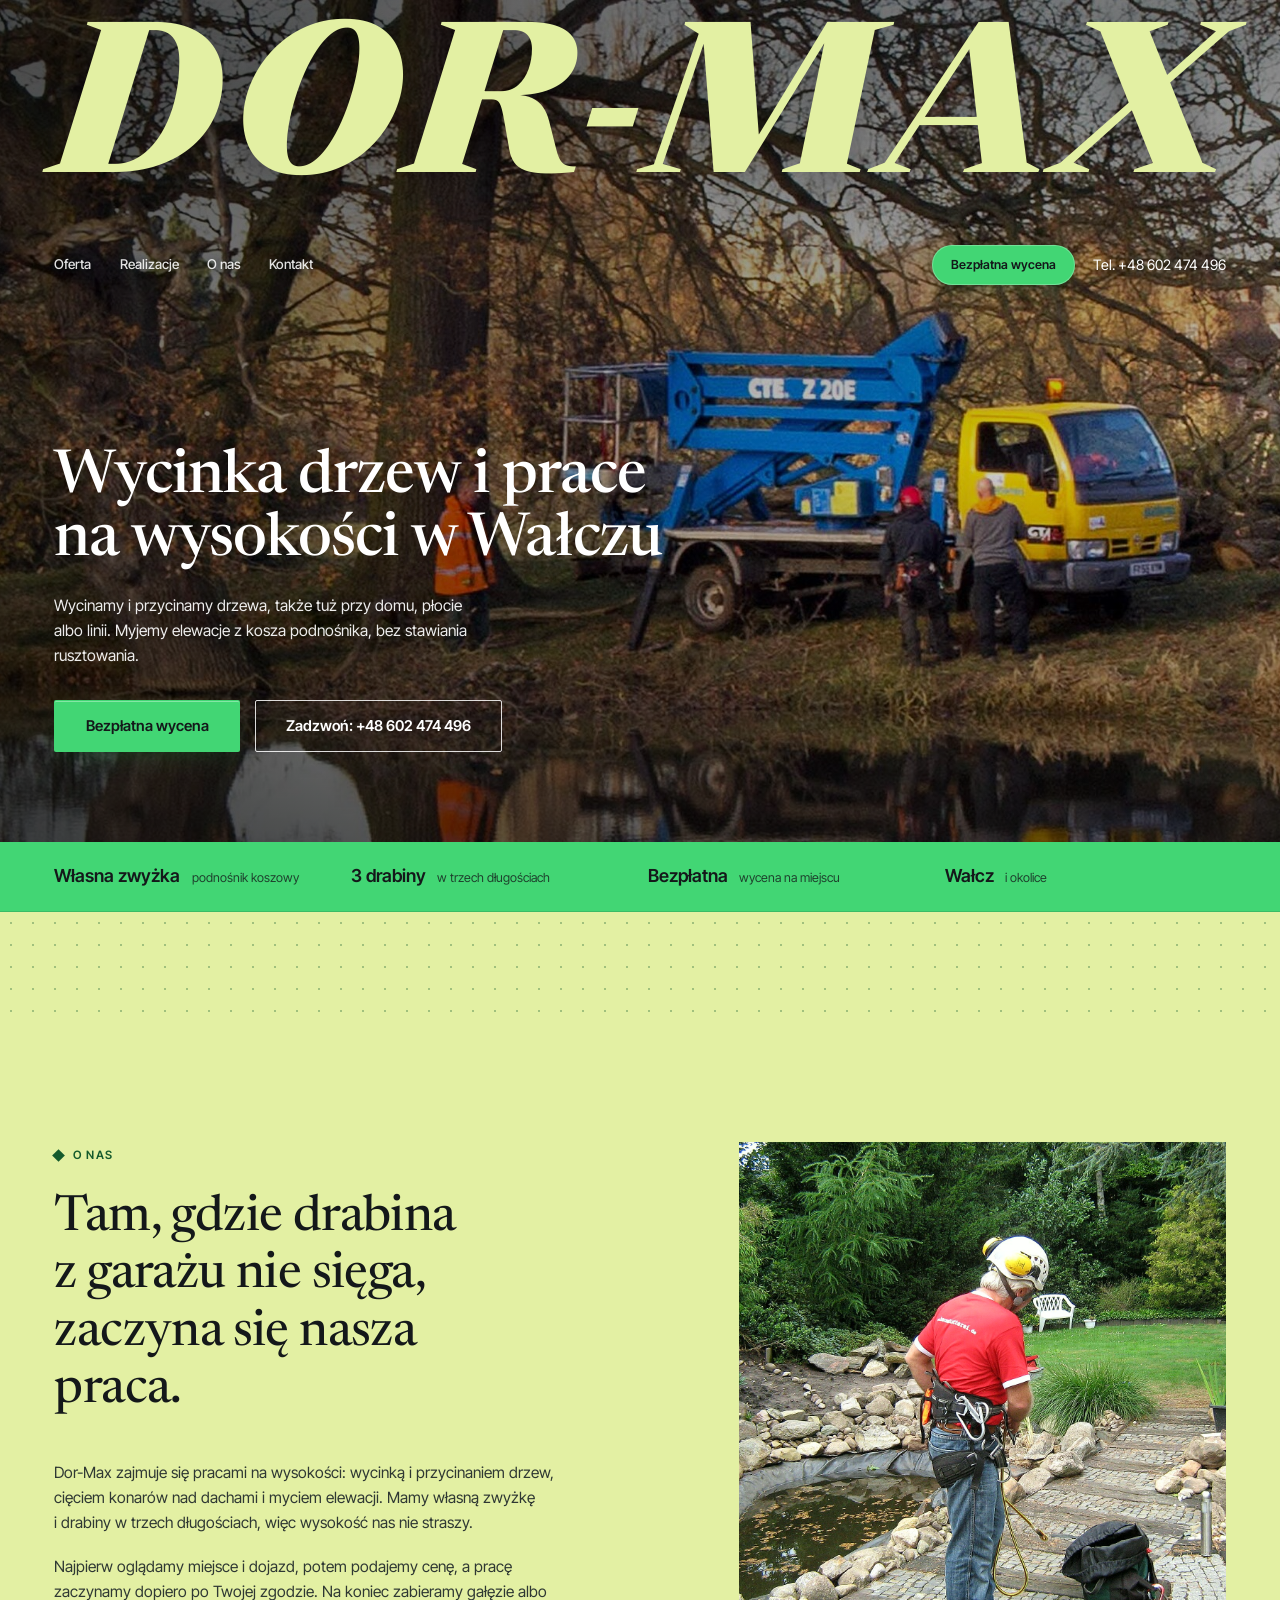
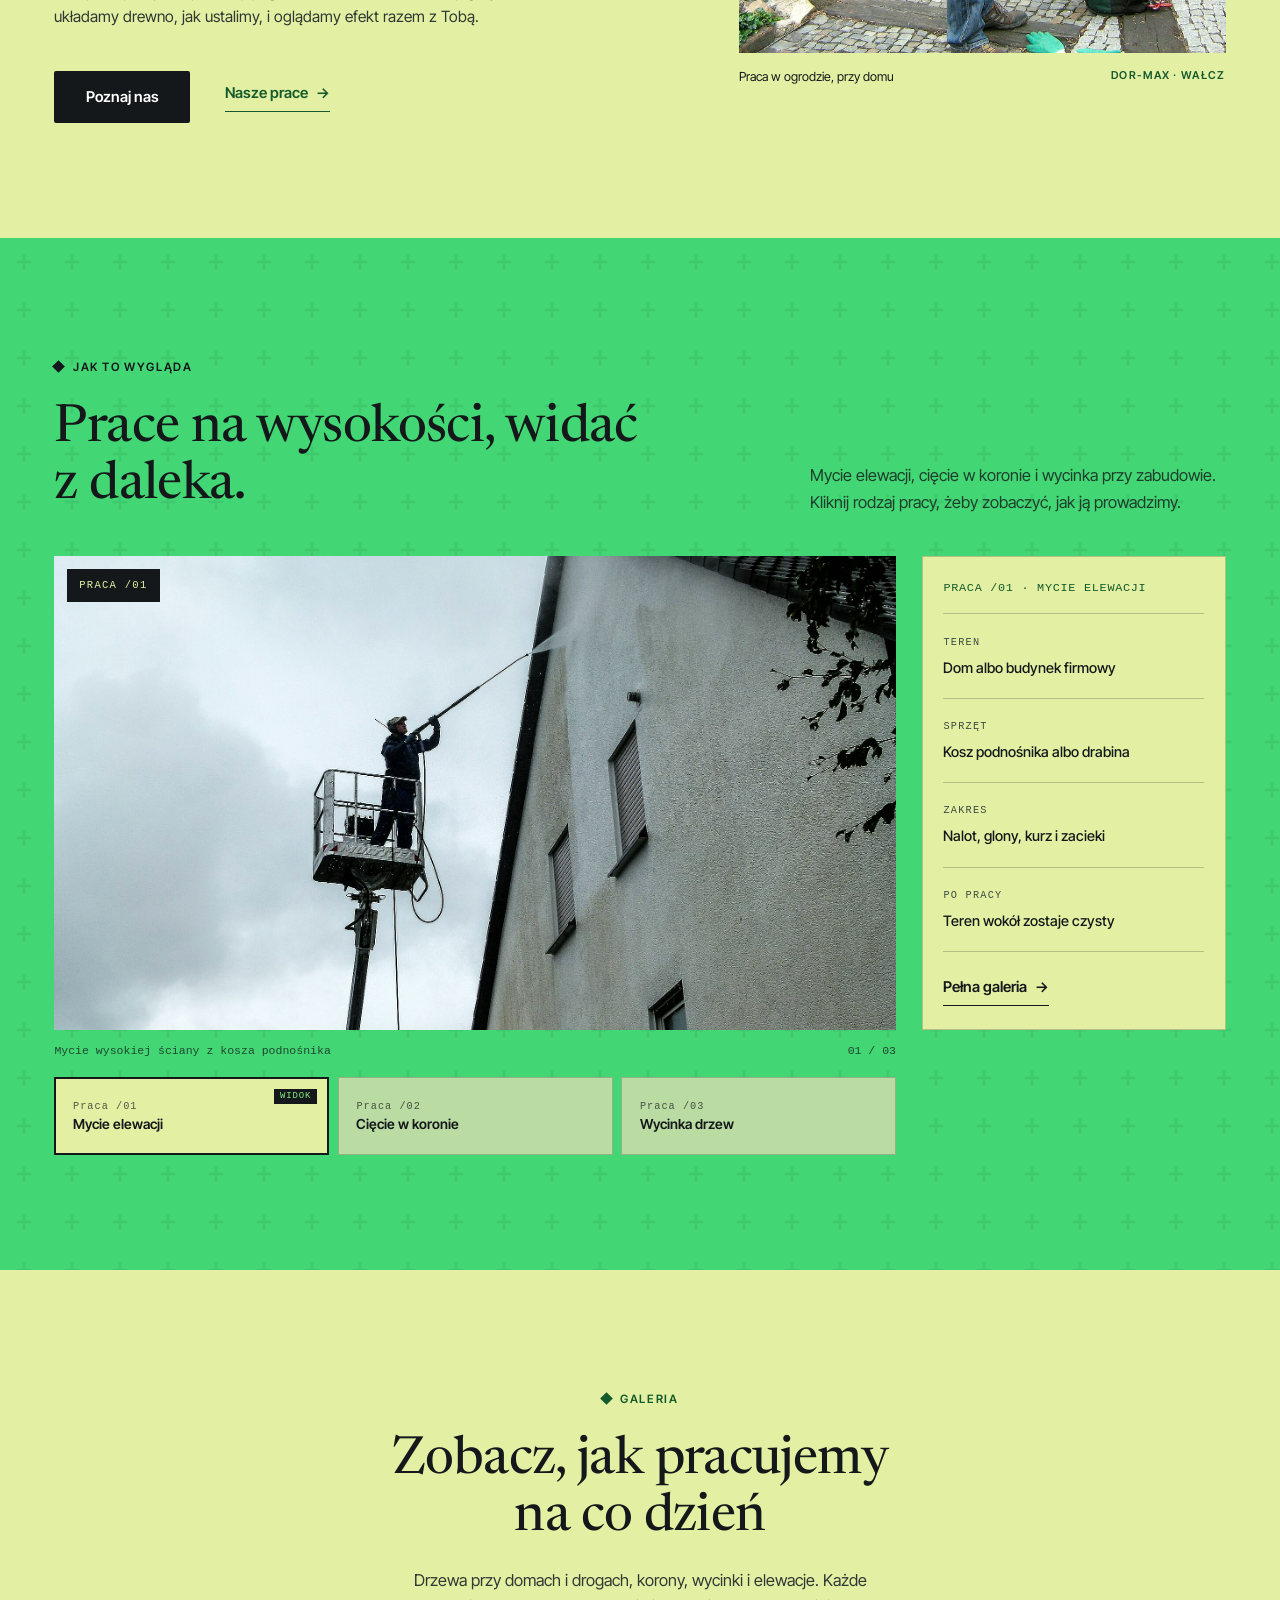
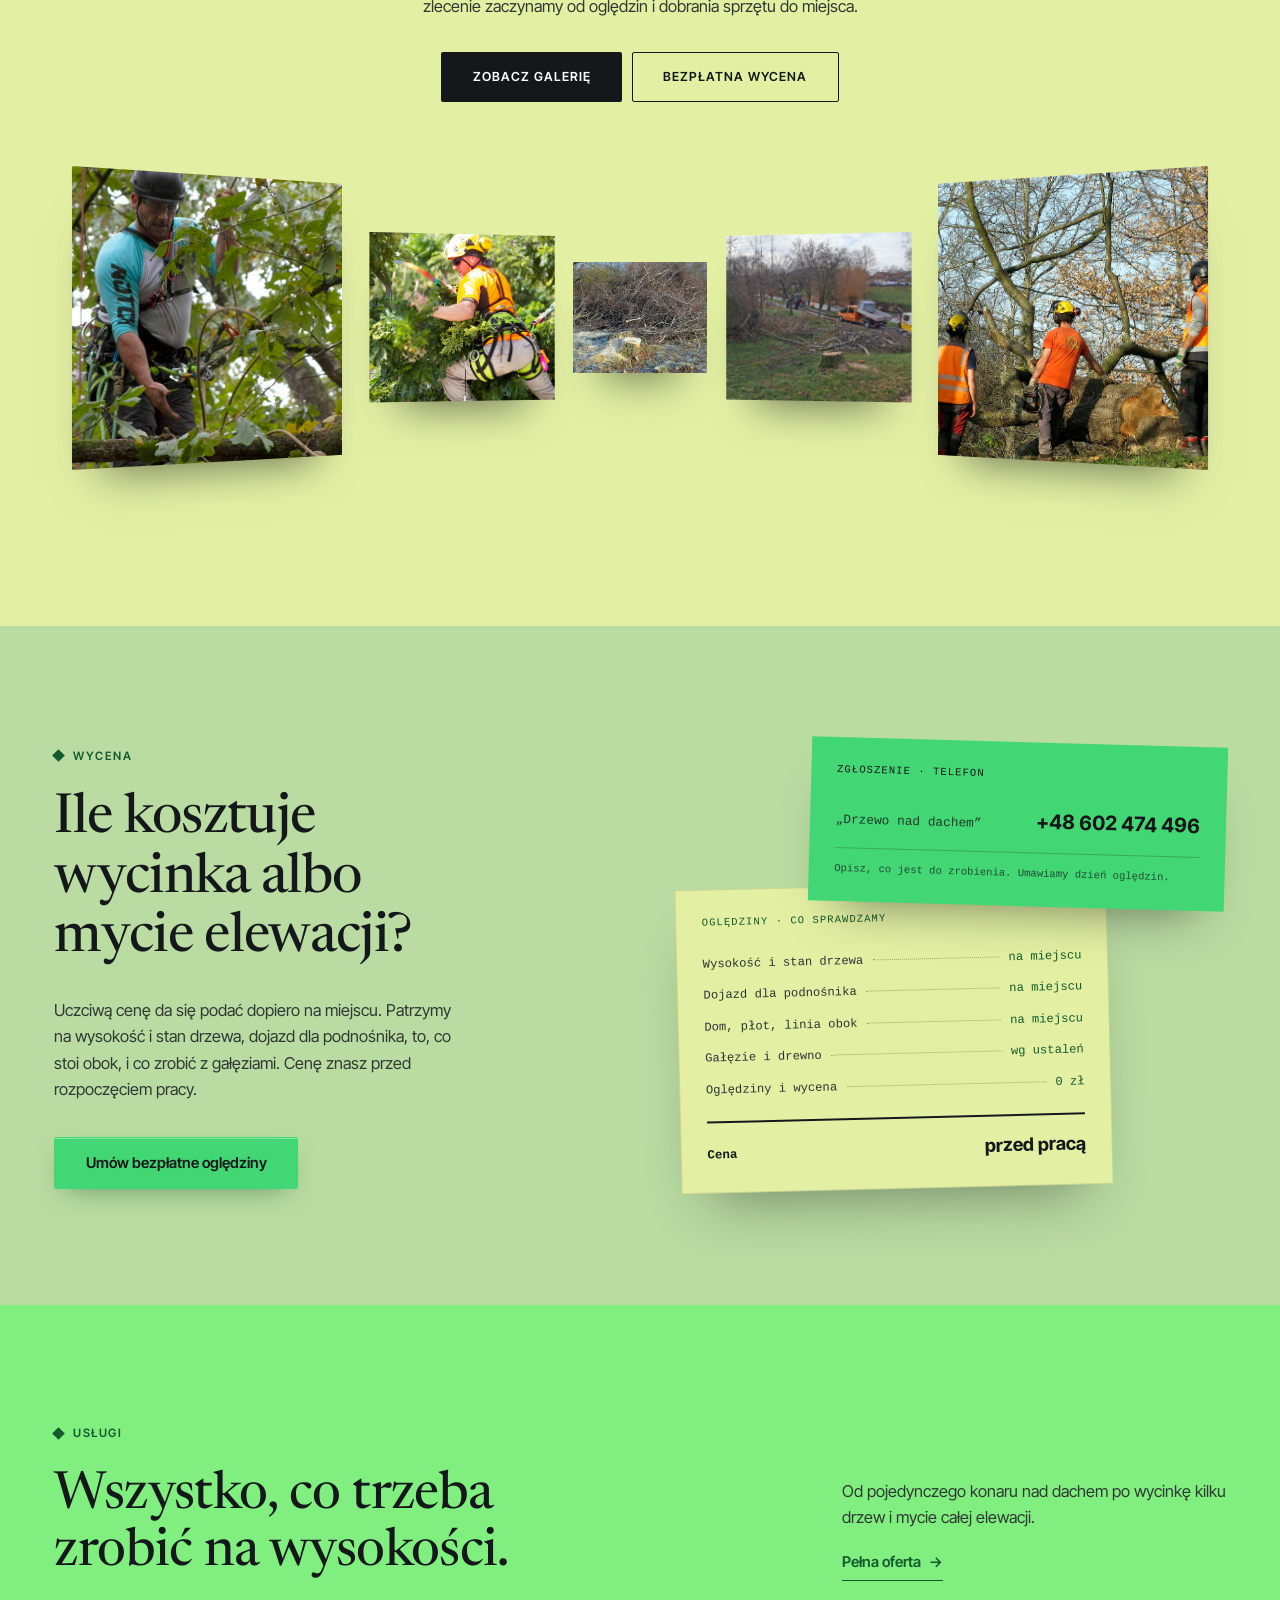
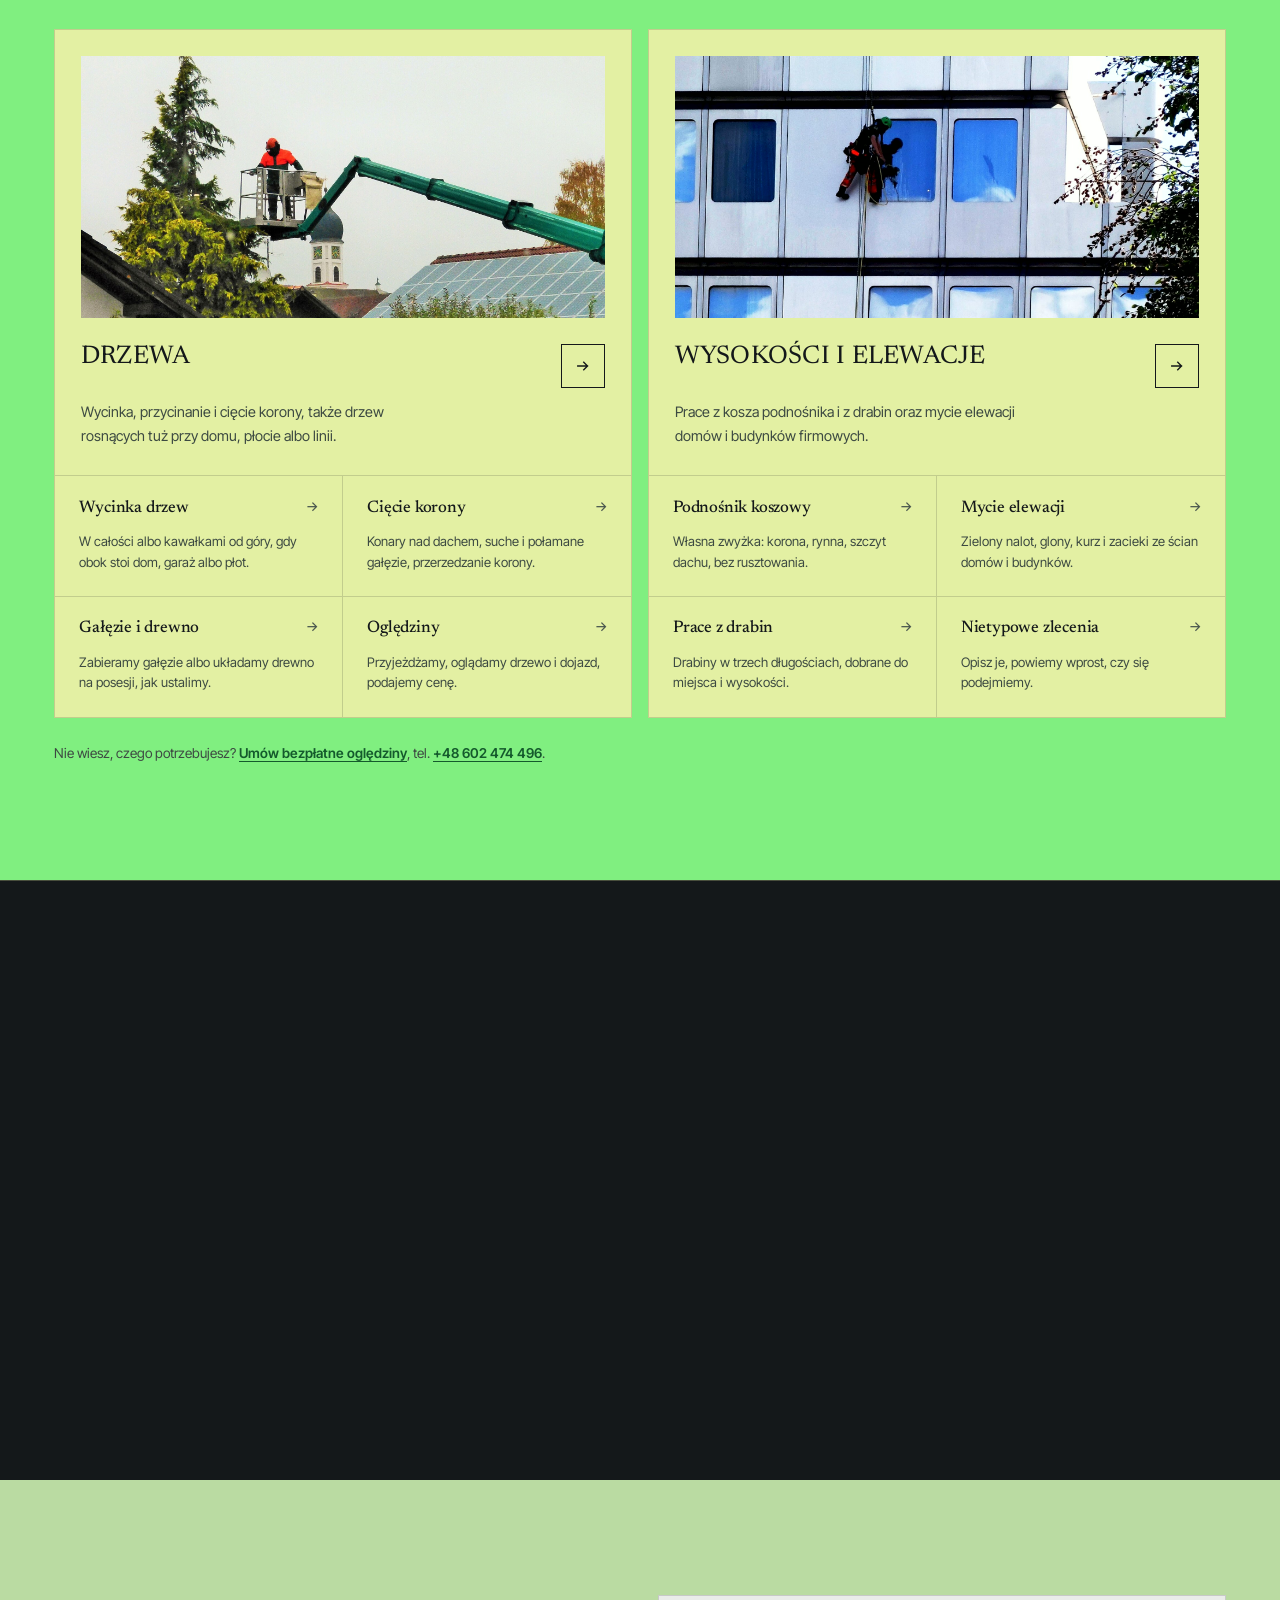
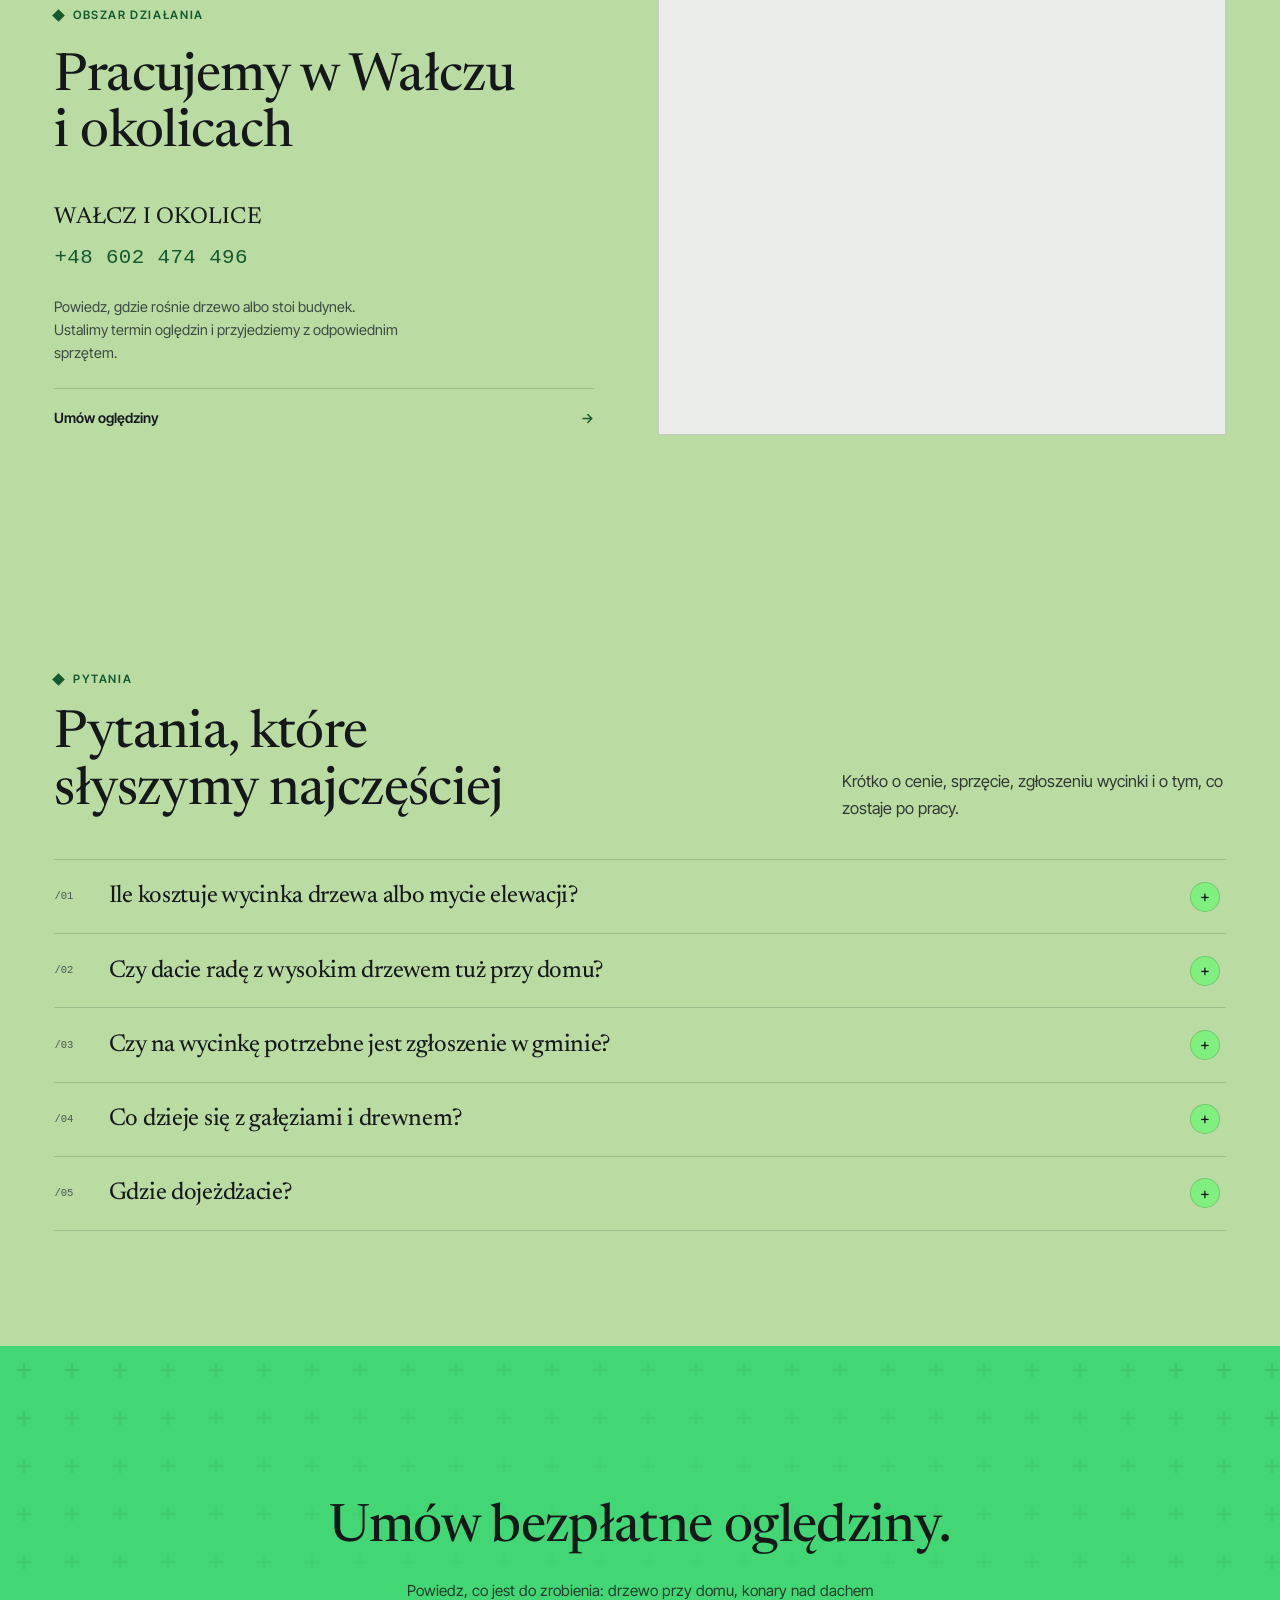
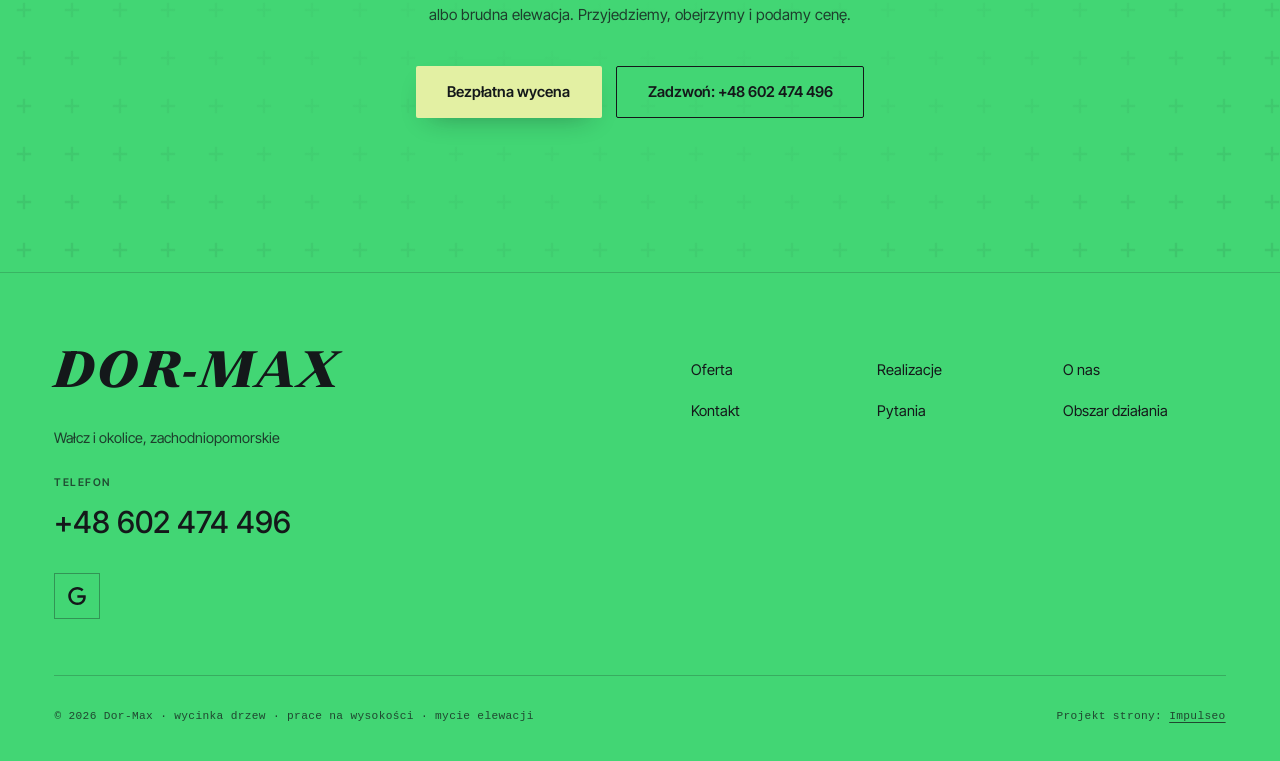
<file: index.html>
<!DOCTYPE html>
<html lang="pl">
<head>
<meta charset="UTF-8">
<meta name="viewport" content="width=device-width, initial-scale=1.0">
<title>Dor-Max - Wycinka drzew, prace na wysokości, mycie elewacji · Wałcz</title>
<meta name="description" content="Dor-Max z okolic Wałcza: wycinka i przycinanie drzew, prace na wysokości z podnośnika koszowego i drabin, mycie elewacji. Zadzwoń i umów oględziny.">
<link rel="canonical" href="https://kris20032.github.io/dor-max/">
<meta name="robots" content="noindex, nofollow">
<meta property="og:type" content="website">
<meta property="og:locale" content="pl_PL">
<meta property="og:site_name" content="Dor-Max">
<meta property="og:title" content="Dor-Max - Wycinka drzew, prace na wysokości, mycie elewacji · Wałcz">
<meta property="og:description" content="Dor-Max z okolic Wałcza: wycinka i przycinanie drzew, prace na wysokości z podnośnika koszowego i drabin, mycie elewacji. Zadzwoń i umów oględziny.">
<meta property="og:url" content="https://kris20032.github.io/dor-max/">
<meta property="og:image" content="https://kris20032.github.io/dor-max/img/og.jpg">
<meta property="og:image:width" content="1200">
<meta property="og:image:height" content="630">
<meta name="twitter:card" content="summary_large_image">
<script type="application/ld+json">{"@context": "https://schema.org", "@type": "LocalBusiness", "name": "Dor-Max", "url": "https://kris20032.github.io/dor-max/", "telephone": "+48602474496", "image": "https://kris20032.github.io/dor-max/img/og.jpg", "areaServed": "Wałcz", "sameAs": ["https://www.google.com/maps/place/Dor-Max/@53.2871743,16.484693,5527m/data=!3m1!1e3!4m6!3m5!1s0x69ce90d8d3153a19:0x66012f73a1a82cf1!8m2!3d53.302937!4d16.4756569!16s%2Fg%2F11p5dlf0l5"]}</script>
<link rel="preconnect" href="https://fonts.googleapis.com">
<link rel="preconnect" href="https://fonts.gstatic.com" crossorigin>
<link href="https://fonts.googleapis.com/css2?family=Inter+Tight:wght@400;500;600;700&family=Newsreader:ital,opsz,wght@0,6..72,400;0,6..72,450;0,6..72,500;1,6..72,700;1,6..72,800&display=swap" rel="stylesheet">
<link rel="stylesheet" href="assets/styles.css?v=20261117">
<meta name="nb-deploy" content="ebbd238b4041">
<meta name="theme-color" content="#42D674">
<script>document.documentElement.classList.add('js')</script>
</head>
<body class="is-home">

<header class="fhead">
  <div class="in">
    <a class="mark" href="index.html" aria-label="Dor-Max - strona główna">Dor-Max</a>
    <nav class="nav-links" aria-label="Menu"><a href="oferta.html">Oferta</a><a href="realizacje.html">Realizacje</a><a href="o-nas.html">O nas</a><a href="kontakt.html">Kontakt</a><a href="tel:+48602474496" class="pill m-only">Tel. +48 602 474 496</a></nav>
    <div class="nav-cta">
      <a class="pill" href="kontakt.html">Bezpłatna wycena</a>
      <a class="tel-txt" href="tel:+48602474496">Tel. +48 602 474 496</a>
      <button class="nav-toggle" aria-label="Menu"><span></span><span></span><span></span></button>
    </div>
  </div>
</header>

<main>
<section class="hero">
  <img class="hero-img" src="img/hero.jpg" alt="Ekipa z podnośnikiem koszowym przy wysokich drzewach" fetchpriority="high" width="1920" height="1080" decoding="async">
  <div class="wrap"><span class="mark hero-word" aria-hidden="true">Dor-Max</span></div>
  <div class="wrap hero-nav">
    <nav class="nav-links" aria-label="Menu główne"><a href="oferta.html">Oferta</a><a href="realizacje.html">Realizacje</a><a href="o-nas.html">O&nbsp;nas</a><a href="kontakt.html">Kontakt</a></nav>
    <div class="nav-cta"><a class="pill" href="kontakt.html">Bezpłatna wycena</a><a class="tel-txt" href="tel:+48602474496">Tel. +48 602 474 496</a></div>
  </div>
  <div class="wrap hero-body">
    <h1>Wycinka drzew i&nbsp;prace na wysokości w&nbsp;Wałczu</h1>
    <p class="hero-lead">Wycinamy i&nbsp;przycinamy drzewa, także tuż przy domu, płocie albo linii. Myjemy elewacje z&nbsp;kosza podnośnika, bez stawiania rusztowania.</p>
    <div class="hero-cta">
      <a href="kontakt.html" class="btn btn-teal">Bezpłatna wycena</a>
      <a href="tel:+48602474496" class="btn btn-line-w">Zadzwoń: +48 602 474 496</a>
    </div>
  </div>
</section>
<section class="facts">
  <div class="wrap">
    <ul>
      <li><b>Własna zwyżka</b>podnośnik koszowy</li>
      <li><b>3 drabiny</b>w&nbsp;trzech długościach</li>
      <li><b>Bezpłatna</b>wycena na miejscu</li>
      <li><b>Wałcz</b>i&nbsp;okolice</li>
    </ul>
  </div>
</section>
<div class="dots" aria-hidden="true"></div>
<section class="sec sec-paper">
  <div class="wrap about">
    <div class="reveal">
      <span class="eb">O&nbsp;nas</span>
      <h2 class="h2">Tam, gdzie drabina z&nbsp;garażu nie sięga, zaczyna się nasza praca.</h2>
      <div class="about-txt">
        <p>Dor-Max zajmuje się pracami na wysokości: wycinką i&nbsp;przycinaniem drzew, cięciem konarów nad dachami i&nbsp;myciem elewacji. Mamy własną zwyżkę i&nbsp;drabiny w&nbsp;trzech długościach, więc wysokość nas nie straszy.</p>
        <p>Najpierw oglądamy miejsce i&nbsp;dojazd, potem podajemy cenę, a&nbsp;pracę zaczynamy dopiero po Twojej zgodzie. Na koniec zabieramy gałęzie albo układamy drewno, jak ustalimy, i&nbsp;oglądamy efekt razem z&nbsp;Tobą.</p>
      </div>
      <div class="about-act">
        <a href="o-nas.html" class="btn btn-dark">Poznaj nas</a>
        <a href="realizacje.html" class="lnk">Nasze prace <span class="arr">→</span></a>
      </div>
    </div>
    <figure class="fig reveal">
      <img src="img/about.jpg" alt="Przygotowanie do pracy w koronie drzewa w ogrodzie" fetchpriority="high" width="1920" height="1440" decoding="async">
      <figcaption><span>Praca w&nbsp;ogrodzie, przy domu</span><span>Dor-Max · Wałcz</span></figcaption>
    </figure>
  </div>
</section>
<section class="sec sec-dark jobs" id="prace">
  <div class="wrap">
    <div class="jobs-head reveal">
      <div><span class="eb">Jak to wygląda</span><h2 class="h2">Prace na wysokości, widać z&nbsp;daleka.</h2></div>
      <p class="lead">Mycie elewacji, cięcie w&nbsp;koronie i&nbsp;wycinka przy zabudowie. Kliknij rodzaj pracy, żeby zobaczyć, jak ją prowadzimy.</p>
    </div>
    <div class="jobs-grid reveal">
      <div>
        <div class="job-view"><img src="img/g2.jpg" alt="Mycie elewacji z kosza podnośnika" loading="lazy" width="1920" height="1081" decoding="async"><span class="chip">Praca /01</span></div>
        <div class="job-cap"><span class="c-t">Mycie wysokiej ściany z&nbsp;kosza podnośnika</span><span class="c-n">01 / 03</span></div>
        <div class="job-tabs"><button class="job-tab on" type="button" aria-pressed="true" data-alt="Mycie elewacji z kosza podnośnika" data-cap="Mycie wysokiej ściany z kosza podnośnika" data-name="Mycie elewacji" data-teren="Dom albo budynek firmowy" data-sprzet="Kosz podnośnika albo drabina" data-zakres="Nalot, glony, kurz i zacieki" data-porzadek="Teren wokół zostaje czysty"><span class="n">Praca /01</span><span class="t">Mycie elewacji</span></button><button class="job-tab" type="button" aria-pressed="false" data-src="img/g3.jpg" data-alt="Cięcie gałęzi w koronie drzewa" data-cap="Przycinanie konarów w koronie drzewa" data-name="Cięcie w koronie" data-teren="Ogród, drzewo przy domu" data-sprzet="Dobierany do drzewa i miejsca" data-zakres="Suche gałęzie, konary nad dachem" data-porzadek="Gałęzie zabieramy albo tniemy na miejscu"><span class="n">Praca /02</span><span class="t">Cięcie w&nbsp;koronie</span></button><button class="job-tab" type="button" aria-pressed="false" data-src="img/g6.jpg" data-alt="Wycinka drzew na działce" data-cap="Wycinka i porządkowanie terenu" data-name="Wycinka drzew" data-teren="Działka i teren przy domu" data-sprzet="Piły, podnośnik, gdy trzeba" data-zakres="W całości albo kawałkami od góry" data-porzadek="Gałęzie i drewno wg ustaleń"><span class="n">Praca /03</span><span class="t">Wycinka drzew</span></button></div>
      </div>
      <aside class="job-card">
        <div class="ttl">Praca /01 · Mycie elewacji</div>
        <dl>
          <dt>Teren</dt><dd data-k="teren">Dom albo budynek firmowy</dd>
          <dt>Sprzęt</dt><dd data-k="sprzet">Kosz podnośnika albo drabina</dd>
          <dt>Zakres</dt><dd data-k="zakres">Nalot, glony, kurz i&nbsp;zacieki</dd>
          <dt>Po pracy</dt><dd data-k="porzadek">Teren wokół zostaje czysty</dd>
        </dl>
        <a class="lnk" href="realizacje.html">Pełna galeria <span class="arr">→</span></a>
      </aside>
    </div>
  </div>
</section>
<section class="sec sec-paper">
  <div class="wrap">
    <div class="arc-head reveal">
      <span class="eb">Galeria</span>
      <h2 class="h2">Zobacz, jak pracujemy na co dzień</h2>
      <p class="lead">Drzewa przy domach i&nbsp;drogach, korony, wycinki i&nbsp;elewacje. Każde zlecenie zaczynamy od oględzin i&nbsp;dobrania sprzętu do miejsca.</p>
      <div class="arc-act">
        <a href="realizacje.html" class="btn btn-dark">Zobacz galerię</a>
        <a href="kontakt.html" class="btn btn-line">Bezpłatna wycena</a>
      </div>
    </div>
    <div class="arc reveal">
      <figure><img src="img/g4.jpg" alt="Cięcie gałęzi w koronie drzewa" loading="lazy" width="1824" height="1160" decoding="async"></figure>
      <figure><img src="img/ph2.jpg" alt="Praca w koronie iglaka" loading="lazy" width="1920" height="1280" decoding="async"></figure>
      <figure><img src="img/g7.jpg" alt="Gałęzie po wycince drzew" loading="lazy" width="1920" height="1277" decoding="async"></figure>
      <figure><img src="img/ph4.jpg" alt="Teren po wycince drzew" loading="lazy" width="1920" height="1440" decoding="async"></figure>
      <figure><img src="img/g5.jpg" alt="Ekipa przy wycince drzew" loading="lazy" width="1920" height="900" decoding="async"></figure>
    </div>
  </div>
</section>
<section class="sec sec-white">
  <div class="wrap quote">
    <div class="reveal">
      <span class="eb">Wycena</span>
      <h2 class="h2">Ile kosztuje wycinka albo mycie elewacji?</h2>
      <p class="lead">Uczciwą cenę da się podać dopiero na miejscu. Patrzymy na wysokość i&nbsp;stan drzewa, dojazd dla podnośnika, to, co stoi obok, i&nbsp;co zrobić z&nbsp;gałęziami. Cenę znasz przed rozpoczęciem pracy.</p>
      <a href="kontakt.html" class="btn btn-teal">Umów bezpłatne oględziny</a>
    </div>
    <div class="cards reveal" aria-hidden="true">
      <div class="card-dark">
        <div class="k">Zgłoszenie · telefon</div>
        <div class="q"><span>„Drzewo nad dachem”</span><b>+48 602 474 496</b></div>
        <small>Opisz, co jest do zrobienia. Umawiamy dzień oględzin.</small>
      </div>
      <div class="card-paper">
        <div class="k">Oględziny · co sprawdzamy</div>
        <ul>
          <li><span>Wysokość i&nbsp;stan drzewa</span><i></i><span>na miejscu</span></li>
          <li><span>Dojazd dla podnośnika</span><i></i><span>na miejscu</span></li>
          <li><span>Dom, płot, linia obok</span><i></i><span>na miejscu</span></li>
          <li><span>Gałęzie i&nbsp;drewno</span><i></i><span>wg ustaleń</span></li>
          <li><span>Oględziny i&nbsp;wycena</span><i></i><span>0 zł</span></li>
        </ul>
        <div class="sum"><span>Cena</span><b>przed pracą</b></div>
      </div>
    </div>
  </div>
</section>
<section class="sec sec-sunk">
  <div class="wrap">
    <div class="svc-head reveal">
      <div><span class="eb">Usługi</span><h2 class="h2">Wszystko, co trzeba zrobić na wysokości.</h2></div>
      <div><p class="lead">Od pojedynczego konaru nad dachem po wycinkę kilku drzew i&nbsp;mycie całej elewacji.</p><a class="lnk" href="oferta.html">Pełna oferta <span class="arr">→</span></a></div>
    </div>
    <div class="svc-two reveal">
      <article class="svc">
        <a class="svc-top svc-link" href="oferta.html">
          <img src="img/ph1.jpg" alt="Cięcie świerka z kosza podnośnika" loading="lazy" width="1920" height="1222" decoding="async">
          <div class="svc-tt"><h3>Drzewa</h3><span class="sq" aria-hidden="true"><svg width="18" height="18" viewBox="0 0 24 24" fill="none"><path d="M5 12h13m-5-5 5 5-5 5" stroke="currentColor" stroke-width="1.8" stroke-linecap="square"/></svg></span></div>
          <p>Wycinka, przycinanie i&nbsp;cięcie korony, także drzew rosnących tuż przy domu, płocie albo linii.</p>
        </a>
        <div class="svc-sub">
          <a href="oferta.html"><h4>Wycinka drzew <span>→</span></h4><p>W&nbsp;całości albo kawałkami od góry, gdy obok stoi dom, garaż albo płot.</p></a>
          <a href="oferta.html"><h4>Cięcie korony <span>→</span></h4><p>Konary nad dachem, suche i&nbsp;połamane gałęzie, przerzedzanie korony.</p></a>
          <a href="oferta.html"><h4>Gałęzie i&nbsp;drewno <span>→</span></h4><p>Zabieramy gałęzie albo układamy drewno na posesji, jak ustalimy.</p></a>
          <a href="kontakt.html"><h4>Oględziny <span>→</span></h4><p>Przyjeżdżamy, oglądamy drzewo i&nbsp;dojazd, podajemy cenę.</p></a>
        </div>
      </article>
      <article class="svc">
        <a class="svc-top svc-link" href="oferta.html">
          <img src="img/g8.jpg" alt="Praca na wysokości przy elewacji budynku" loading="lazy" width="1812" height="2926" decoding="async" style="object-position:50% 34%">
          <div class="svc-tt"><h3>Wysokości i&nbsp;elewacje</h3><span class="sq" aria-hidden="true"><svg width="18" height="18" viewBox="0 0 24 24" fill="none"><path d="M5 12h13m-5-5 5 5-5 5" stroke="currentColor" stroke-width="1.8" stroke-linecap="square"/></svg></span></div>
          <p>Prace z&nbsp;kosza podnośnika i&nbsp;z&nbsp;drabin oraz mycie elewacji domów i&nbsp;budynków firmowych.</p>
        </a>
        <div class="svc-sub">
          <a href="oferta.html"><h4>Podnośnik koszowy <span>→</span></h4><p>Własna zwyżka: korona, rynna, szczyt dachu, bez rusztowania.</p></a>
          <a href="oferta.html"><h4>Mycie elewacji <span>→</span></h4><p>Zielony nalot, glony, kurz i&nbsp;zacieki ze ścian domów i&nbsp;budynków.</p></a>
          <a href="oferta.html"><h4>Prace z&nbsp;drabin <span>→</span></h4><p>Drabiny w&nbsp;trzech długościach, dobrane do miejsca i&nbsp;wysokości.</p></a>
          <a href="kontakt.html"><h4>Nietypowe zlecenia <span>→</span></h4><p>Opisz je, powiemy wprost, czy się podejmiemy.</p></a>
        </div>
      </article>
    </div>
    <p class="svc-foot reveal">Nie wiesz, czego potrzebujesz? <a href="kontakt.html">Umów bezpłatne oględziny</a>, tel. <a href="tel:+48602474496">+48 602 474 496</a>.</p>
  </div>
</section>
<section class="stopklatka" aria-hidden="true">
  <div class="stk-bg" style="background-image:url(img/stk.jpg)"></div>
</section>
<section class="sec sec-white" id="obszar">
  <div class="wrap area">
    <div class="reveal">
      <span class="eb">Obszar działania</span>
      <h2 class="h2">Pracujemy w&nbsp;Wałczu i&nbsp;okolicach</h2>
      <div class="area-box">
        <h3>Wałcz i&nbsp;okolice</h3>
        <a class="tel" href="tel:+48602474496">+48 602 474 496</a>
        <p>Powiedz, gdzie rośnie drzewo albo stoi budynek. Ustalimy termin oględzin i&nbsp;przyjedziemy z&nbsp;odpowiednim sprzętem.</p>
        <a class="row" href="tel:+48602474496">Umów oględziny <span><span class="arr">→</span></span></a>
      </div>
    </div>
    <div class="reveal">
      <iframe class="map" title="Obszar działania - Wałcz i okolice" src="https://maps.google.com/maps?q=53.2871743%2C16.484693&amp;z=11&amp;output=embed" loading="lazy" referrerpolicy="no-referrer-when-downgrade"></iframe>
    </div>
  </div>
</section>
<section class="sec sec-white" id="faq">
  <div class="wrap">
    <div class="faq-head reveal">
      <div><span class="eb">Pytania</span><h2 class="h2">Pytania, które słyszymy najczęściej</h2></div>
      <p class="lead">Krótko o&nbsp;cenie, sprzęcie, zgłoszeniu wycinki i&nbsp;o&nbsp;tym, co zostaje po pracy.</p>
    </div>
    <div class="faq reveal"><details><summary><span class="n">/01</span><h3>Ile kosztuje wycinka drzewa albo mycie elewacji?</h3><span class="pl" aria-hidden="true">+</span></summary><p class="a">Cenę podajemy po oględzinach, bo zależy od wysokości, dojazdu i&nbsp;tego, co stoi obok: dom, płot, linia czy auto. Oględziny i&nbsp;wycena są bezpłatne, a&nbsp;cenę znasz, zanim zaczniemy.</p></details><details><summary><span class="n">/02</span><h3>Czy dacie radę z&nbsp;wysokim drzewem tuż przy domu?</h3><span class="pl" aria-hidden="true">+</span></summary><p class="a">Tak, do tego mamy własny podnośnik koszowy i&nbsp;drabiny w&nbsp;trzech długościach. Drzewo przy budynku tniemy od góry, kawałkami, żeby nic nie spadło na dach, płot ani samochód.</p></details><details><summary><span class="n">/03</span><h3>Czy na wycinkę potrzebne jest zgłoszenie w&nbsp;gminie?</h3><span class="pl" aria-hidden="true">+</span></summary><p class="a">To zależy od gatunku drzewa, obwodu pnia i&nbsp;miejsca, w&nbsp;którym rośnie. Na oględzinach podpowiemy, czy warto najpierw sprawdzić sprawę w&nbsp;urzędzie gminy.</p></details><details><summary><span class="n">/04</span><h3>Co dzieje się z&nbsp;gałęziami i&nbsp;drewnem?</h3><span class="pl" aria-hidden="true">+</span></summary><p class="a">Gałęzie zabieramy albo układamy drewno na posesji, tak jak ustalimy przy wycenie. Po pracy teren zostaje uprzątnięty.</p></details><details><summary><span class="n">/05</span><h3>Gdzie dojeżdżacie?</h3><span class="pl" aria-hidden="true">+</span></summary><p class="a">Pracujemy w&nbsp;Wałczu i&nbsp;okolicach. Daj znać, gdzie jest drzewo albo budynek, i&nbsp;ustalimy dzień oględzin.</p></details></div>
  </div>
</section>
<section class="cta">
  <div class="wrap reveal">
    <h2>Umów bezpłatne oględziny.</h2>
    <p>Powiedz, co jest do zrobienia: drzewo przy domu, konary nad dachem albo brudna elewacja. Przyjedziemy, obejrzymy i&nbsp;podamy cenę.</p>
    <div class="cta-act">
      <a href="kontakt.html" class="btn btn-teal">Bezpłatna wycena</a>
      <a href="tel:+48602474496" class="btn btn-line-w">Zadzwoń: +48 602 474 496</a>
    </div>
  </div>
</section>
</main>

<footer>
  <div class="wrap">
    <div class="f-top">
      <div>
        <a class="f-brand" href="index.html"><span class="mark">Dor-Max</span></a>
        <p class="f-addr">Wałcz i&nbsp;okolice, zachodniopomorskie</p>
        <div class="f-lbl">Telefon</div>
        <a class="f-tel" href="tel:+48602474496">+48 602 474 496</a>
        <div class="f-soc">
          <a href="https://www.google.com/maps/place/Dor-Max/@53.2871743,16.484693,5527m/data=!3m1!1e3!4m6!3m5!1s0x69ce90d8d3153a19:0x66012f73a1a82cf1!8m2!3d53.302937!4d16.4756569!16s%2Fg%2F11p5dlf0l5" target="_blank" rel="noopener" aria-label="Google - Dor-Max"><svg viewBox="0 0 24 24" aria-hidden="true"><path d="M12.48 10.92v3.28h7.84c-.24 1.84-.853 3.187-1.787 4.133-1.147 1.147-2.933 2.4-6.053 2.4-4.827 0-8.6-3.893-8.6-8.72s3.773-8.72 8.6-8.72c2.6 0 4.507 1.027 5.907 2.347l2.307-2.307C18.747 1.44 16.133 0 12.48 0 5.867 0 .307 5.387.307 12s5.56 12 12.173 12c3.573 0 6.267-1.173 8.373-3.36 2.16-2.16 2.84-5.213 2.84-7.667 0-.76-.053-1.467-.173-2.053H12.48z" fill="currentColor"/></svg></a>
        </div>
      </div>
      <nav class="f-nav" aria-label="Stopka">
        <a href="oferta.html">Oferta</a><a href="realizacje.html">Realizacje</a><a href="o-nas.html">O&nbsp;nas</a>
        <a href="kontakt.html">Kontakt</a><a href="index.html#faq">Pytania</a><a href="index.html#obszar">Obszar działania</a>
      </nav>
    </div>
    <div class="f-bot">
      <span>© 2026 Dor-Max · wycinka drzew · prace na wysokości · mycie elewacji</span>
      <span>Projekt strony: <a class="foot-credit" href="https://impulseo.pl" target="_blank" rel="noopener">Impulseo</a></span>
    </div>
  </div>
</footer>
<div class="sticky-call"><a class="sc-call" href="tel:+48602474496"><svg width="16" height="16" viewBox="0 0 24 24" fill="none" aria-hidden="true"><path d="M6.6 10.8a15.5 15.5 0 0 0 6.6 6.6l2.2-2.2a1 1 0 0 1 1-.24 11.4 11.4 0 0 0 3.6.58 1 1 0 0 1 1 1V20a1 1 0 0 1-1 1A17 17 0 0 1 3 4a1 1 0 0 1 1-1h3.5a1 1 0 0 1 1 1c0 1.25.2 2.46.58 3.6a1 1 0 0 1-.25 1l-2.23 2.2Z" fill="currentColor"/></svg> Zadzwoń</a><a class="sc-quote" href="kontakt.html">Bezpłatna wycena</a></div>
<div class="demo-wazne" data-do="2026-11-23" data-cykl="3" hidden><svg class="dw-ico" width="13" height="13" viewBox="0 0 24 24" fill="none" aria-hidden="true"><circle cx="12" cy="12" r="8.6" stroke="currentColor" stroke-width="1.8"/><path d="M12 7.2V12l3.3 2" stroke="currentColor" stroke-width="1.8" stroke-linecap="round"/></svg><span class="dw-txt"></span></div>

<script src="assets/main.js?v=20261117"></script>
</body>
</html>
</file>
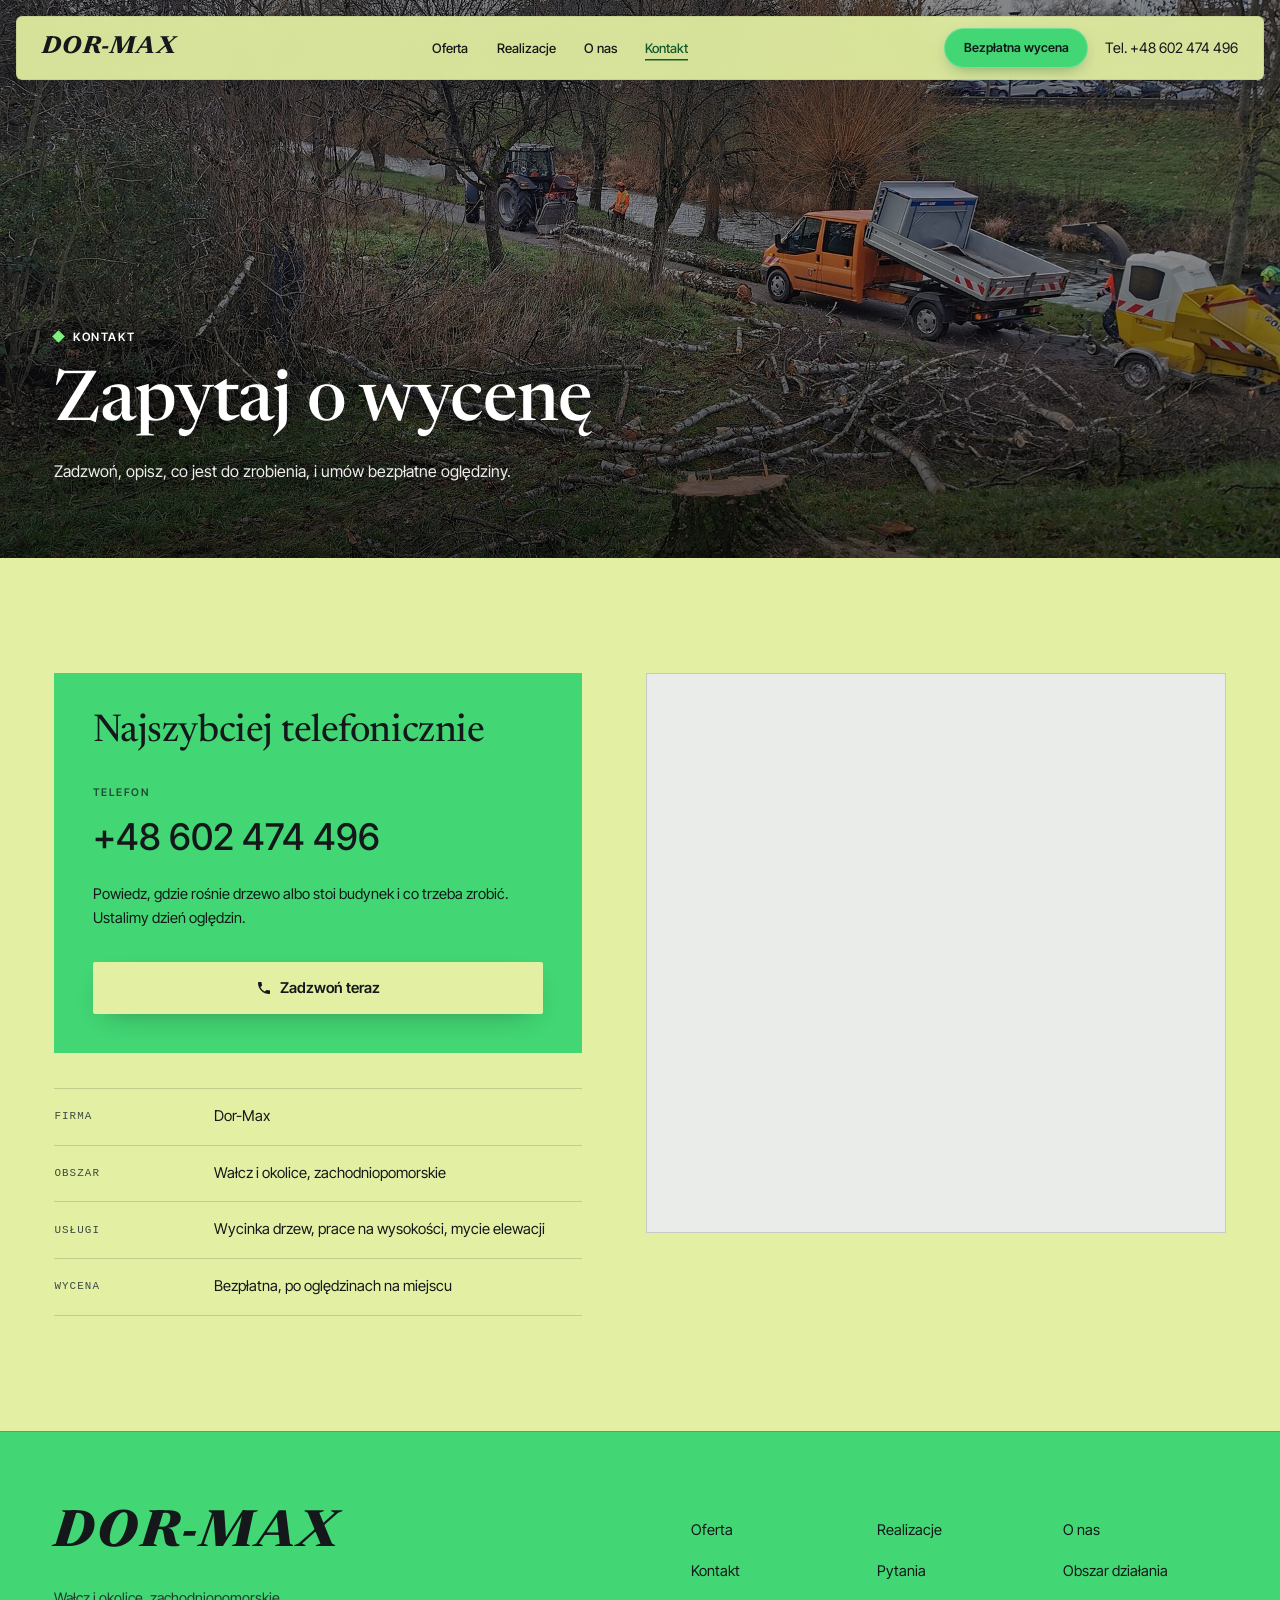
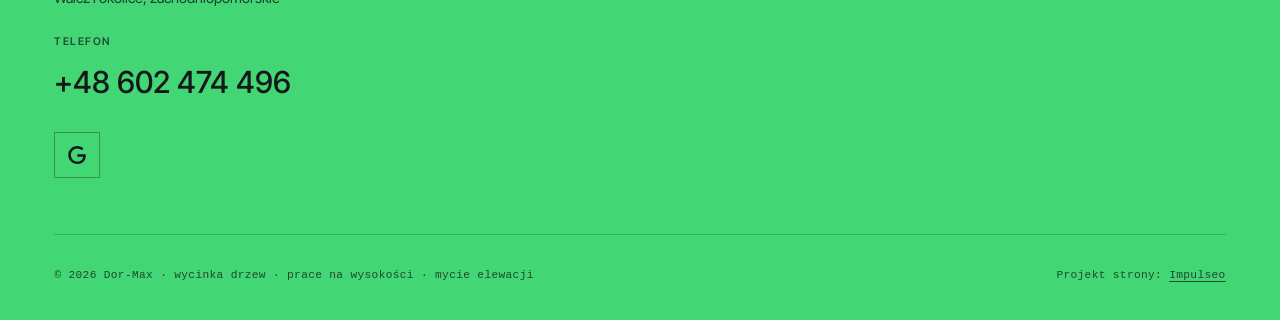
<file: kontakt.html>
<!DOCTYPE html>
<html lang="pl">
<head>
<meta charset="UTF-8">
<meta name="viewport" content="width=device-width, initial-scale=1.0">
<title>Kontakt - Dor-Max</title>
<meta name="description" content="Kontakt Dor-Max - Wałcz, zachodniopomorskie">
<link rel="canonical" href="https://kris20032.github.io/dor-max/kontakt.html">
<meta name="robots" content="noindex, nofollow">
<meta property="og:type" content="website">
<meta property="og:locale" content="pl_PL">
<meta property="og:site_name" content="Dor-Max">
<meta property="og:title" content="Kontakt - Dor-Max">
<meta property="og:description" content="Kontakt Dor-Max - Wałcz, zachodniopomorskie">
<meta property="og:url" content="https://kris20032.github.io/dor-max/kontakt.html">
<meta property="og:image" content="https://kris20032.github.io/dor-max/img/og.jpg">
<meta property="og:image:width" content="1200">
<meta property="og:image:height" content="630">
<meta name="twitter:card" content="summary_large_image">
<link rel="preconnect" href="https://fonts.googleapis.com">
<link rel="preconnect" href="https://fonts.gstatic.com" crossorigin>
<link href="https://fonts.googleapis.com/css2?family=Inter+Tight:wght@400;500;600;700&family=Newsreader:ital,opsz,wght@0,6..72,400;0,6..72,450;0,6..72,500;1,6..72,700;1,6..72,800&display=swap" rel="stylesheet">
<link rel="stylesheet" href="assets/styles.css?v=20261117">
<meta name="theme-color" content="#42D674">
<script>document.documentElement.classList.add('js')</script>
</head>
<body>

<header class="fhead">
  <div class="in">
    <a class="mark" href="index.html" aria-label="Dor-Max - strona główna">Dor-Max</a>
    <nav class="nav-links" aria-label="Menu"><a href="oferta.html">Oferta</a><a href="realizacje.html">Realizacje</a><a href="o-nas.html">O nas</a><a href="kontakt.html" class="active">Kontakt</a><a href="tel:+48602474496" class="pill m-only">Tel. +48 602 474 496</a></nav>
    <div class="nav-cta">
      <a class="pill" href="kontakt.html">Bezpłatna wycena</a>
      <a class="tel-txt" href="tel:+48602474496">Tel. +48 602 474 496</a>
      <button class="nav-toggle" aria-label="Menu"><span></span><span></span><span></span></button>
    </div>
  </div>
</header>

<main>
<section class="pagehead">
  <img src="img/ph4.jpg" alt="Dor-Max - kontakt" fetchpriority="high" width="1920" height="1440" decoding="async">
  <div class="wrap">
    <span class="eb">Kontakt</span>
    <h1>Zapytaj o&nbsp;wycenę</h1>
    <p>Zadzwoń, opisz, co jest do zrobienia, i&nbsp;umów bezpłatne oględziny.</p>
  </div>
</section>
<section class="sec sec-paper">
  <div class="wrap contact">
    <div class="reveal">
      <div class="c-card">
        <h2>Najszybciej telefonicznie</h2>
        <div class="f-lbl">Telefon</div>
        <a class="f-tel" href="tel:+48602474496">+48 602 474 496</a>
        <p>Powiedz, gdzie rośnie drzewo albo stoi budynek i&nbsp;co trzeba zrobić. Ustalimy dzień oględzin.</p>
        <a href="tel:+48602474496" class="btn btn-teal"><svg width="16" height="16" viewBox="0 0 24 24" fill="none" aria-hidden="true"><path d="M6.6 10.8a15.5 15.5 0 0 0 6.6 6.6l2.2-2.2a1 1 0 0 1 1-.24 11.4 11.4 0 0 0 3.6.58 1 1 0 0 1 1 1V20a1 1 0 0 1-1 1A17 17 0 0 1 3 4a1 1 0 0 1 1-1h3.5a1 1 0 0 1 1 1c0 1.25.2 2.46.58 3.6a1 1 0 0 1-.25 1l-2.23 2.2Z" fill="currentColor"/></svg> Zadzwoń teraz</a>
      </div>
      <ul class="c-list">
        <li><span>Firma</span><span>Dor-Max</span></li>
        <li><span>Obszar</span><span>Wałcz i&nbsp;okolice, zachodniopomorskie</span></li>
        <li><span>Usługi</span><span>Wycinka drzew, prace na wysokości, mycie elewacji</span></li>
        <li><span>Wycena</span><span>Bezpłatna, po oględzinach na miejscu</span></li>
      </ul>
    </div>
    <div class="reveal">
      <iframe class="map" style="height:clamp(360px,44vw,560px)" title="Dor-Max - Wałcz" src="https://maps.google.com/maps?q=53.2871743%2C16.484693&amp;z=13&amp;output=embed" loading="lazy" referrerpolicy="no-referrer-when-downgrade"></iframe>
    </div>
  </div>
</section>
</main>

<footer>
  <div class="wrap">
    <div class="f-top">
      <div>
        <a class="f-brand" href="index.html"><span class="mark">Dor-Max</span></a>
        <p class="f-addr">Wałcz i&nbsp;okolice, zachodniopomorskie</p>
        <div class="f-lbl">Telefon</div>
        <a class="f-tel" href="tel:+48602474496">+48 602 474 496</a>
        <div class="f-soc">
          <a href="https://www.google.com/maps/place/Dor-Max/@53.2871743,16.484693,5527m/data=!3m1!1e3!4m6!3m5!1s0x69ce90d8d3153a19:0x66012f73a1a82cf1!8m2!3d53.302937!4d16.4756569!16s%2Fg%2F11p5dlf0l5" target="_blank" rel="noopener" aria-label="Google - Dor-Max"><svg viewBox="0 0 24 24" aria-hidden="true"><path d="M12.48 10.92v3.28h7.84c-.24 1.84-.853 3.187-1.787 4.133-1.147 1.147-2.933 2.4-6.053 2.4-4.827 0-8.6-3.893-8.6-8.72s3.773-8.72 8.6-8.72c2.6 0 4.507 1.027 5.907 2.347l2.307-2.307C18.747 1.44 16.133 0 12.48 0 5.867 0 .307 5.387.307 12s5.56 12 12.173 12c3.573 0 6.267-1.173 8.373-3.36 2.16-2.16 2.84-5.213 2.84-7.667 0-.76-.053-1.467-.173-2.053H12.48z" fill="currentColor"/></svg></a>
        </div>
      </div>
      <nav class="f-nav" aria-label="Stopka">
        <a href="oferta.html">Oferta</a><a href="realizacje.html">Realizacje</a><a href="o-nas.html">O&nbsp;nas</a>
        <a href="kontakt.html">Kontakt</a><a href="index.html#faq">Pytania</a><a href="index.html#obszar">Obszar działania</a>
      </nav>
    </div>
    <div class="f-bot">
      <span>© 2026 Dor-Max · wycinka drzew · prace na wysokości · mycie elewacji</span>
      <span>Projekt strony: <a class="foot-credit" href="https://impulseo.pl" target="_blank" rel="noopener">Impulseo</a></span>
    </div>
  </div>
</footer>
<div class="sticky-call"><a class="sc-call" href="tel:+48602474496"><svg width="16" height="16" viewBox="0 0 24 24" fill="none" aria-hidden="true"><path d="M6.6 10.8a15.5 15.5 0 0 0 6.6 6.6l2.2-2.2a1 1 0 0 1 1-.24 11.4 11.4 0 0 0 3.6.58 1 1 0 0 1 1 1V20a1 1 0 0 1-1 1A17 17 0 0 1 3 4a1 1 0 0 1 1-1h3.5a1 1 0 0 1 1 1c0 1.25.2 2.46.58 3.6a1 1 0 0 1-.25 1l-2.23 2.2Z" fill="currentColor"/></svg> Zadzwoń</a><a class="sc-quote" href="kontakt.html">Bezpłatna wycena</a></div>
<div class="demo-wazne" data-do="2026-11-23" data-cykl="3" hidden><svg class="dw-ico" width="13" height="13" viewBox="0 0 24 24" fill="none" aria-hidden="true"><circle cx="12" cy="12" r="8.6" stroke="currentColor" stroke-width="1.8"/><path d="M12 7.2V12l3.3 2" stroke="currentColor" stroke-width="1.8" stroke-linecap="round"/></svg><span class="dw-txt"></span></div>

<script src="assets/main.js?v=20261117"></script>
</body>
</html>
</file>
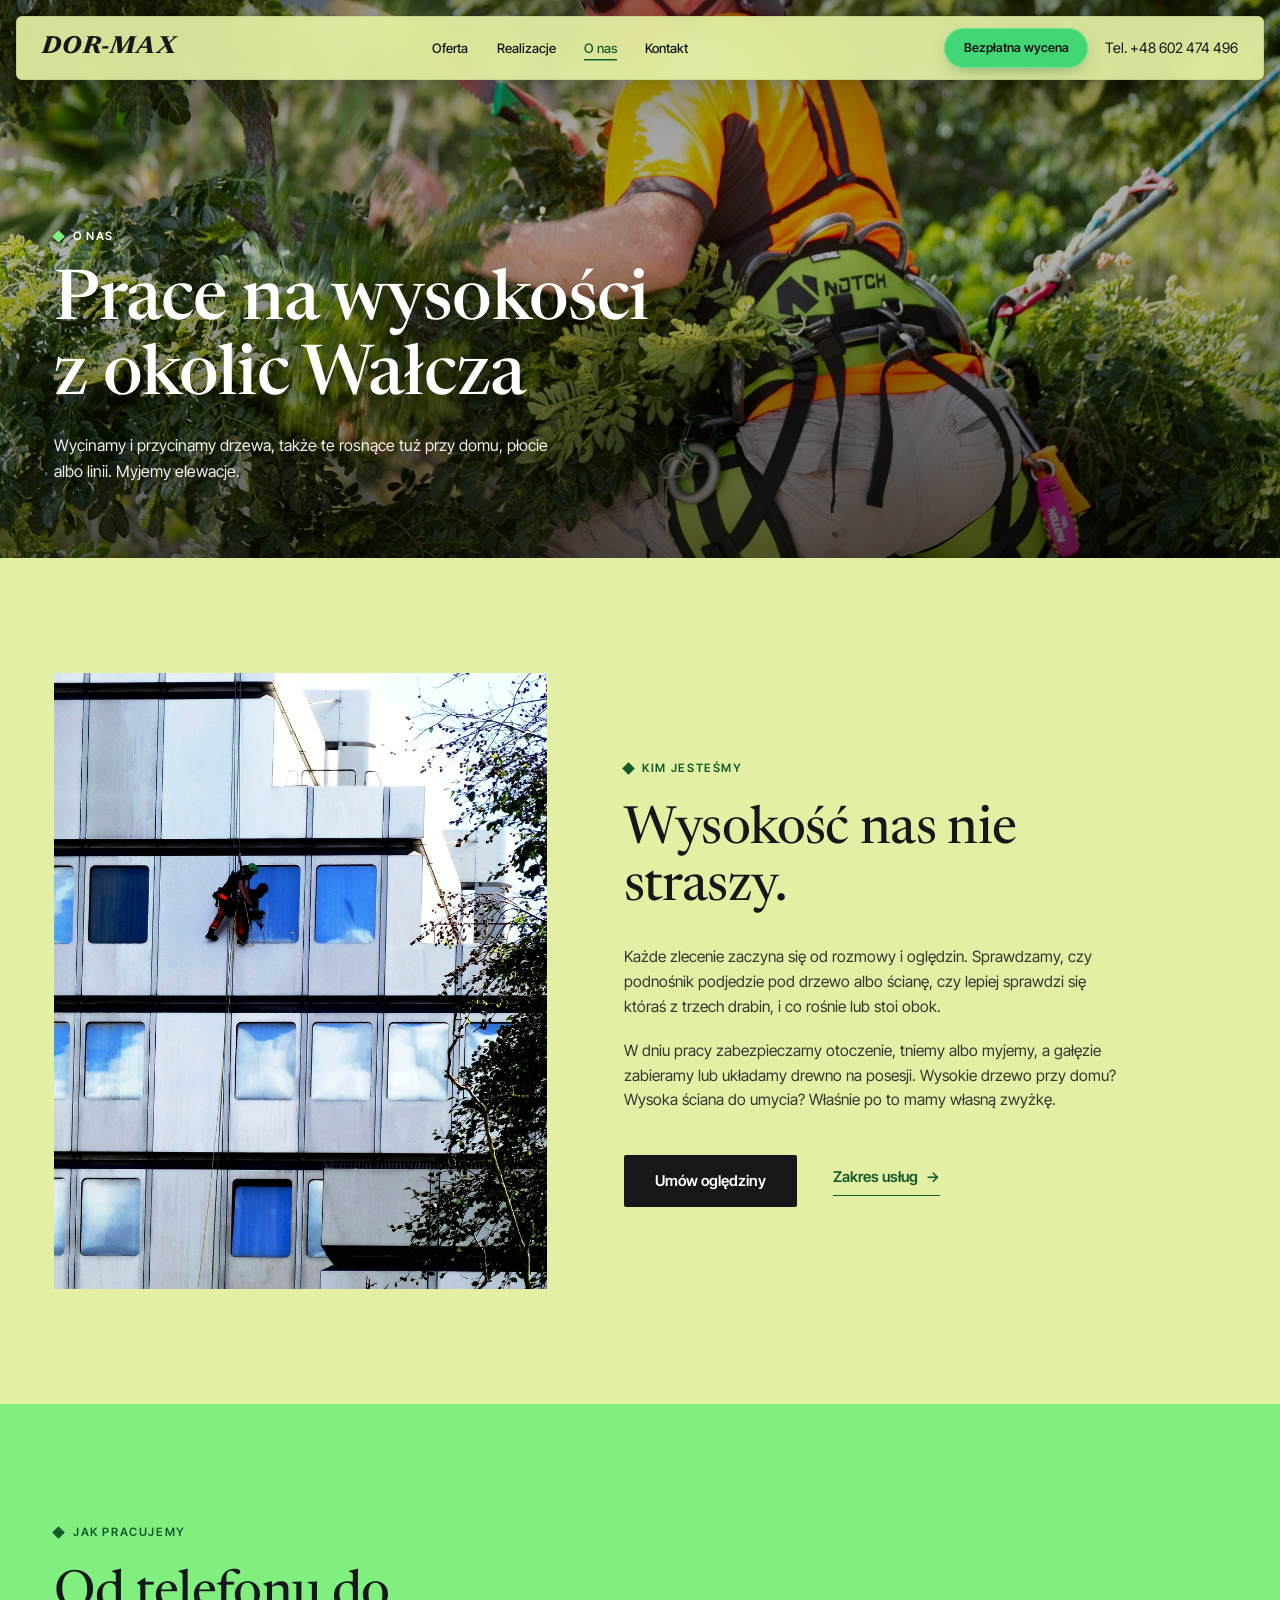
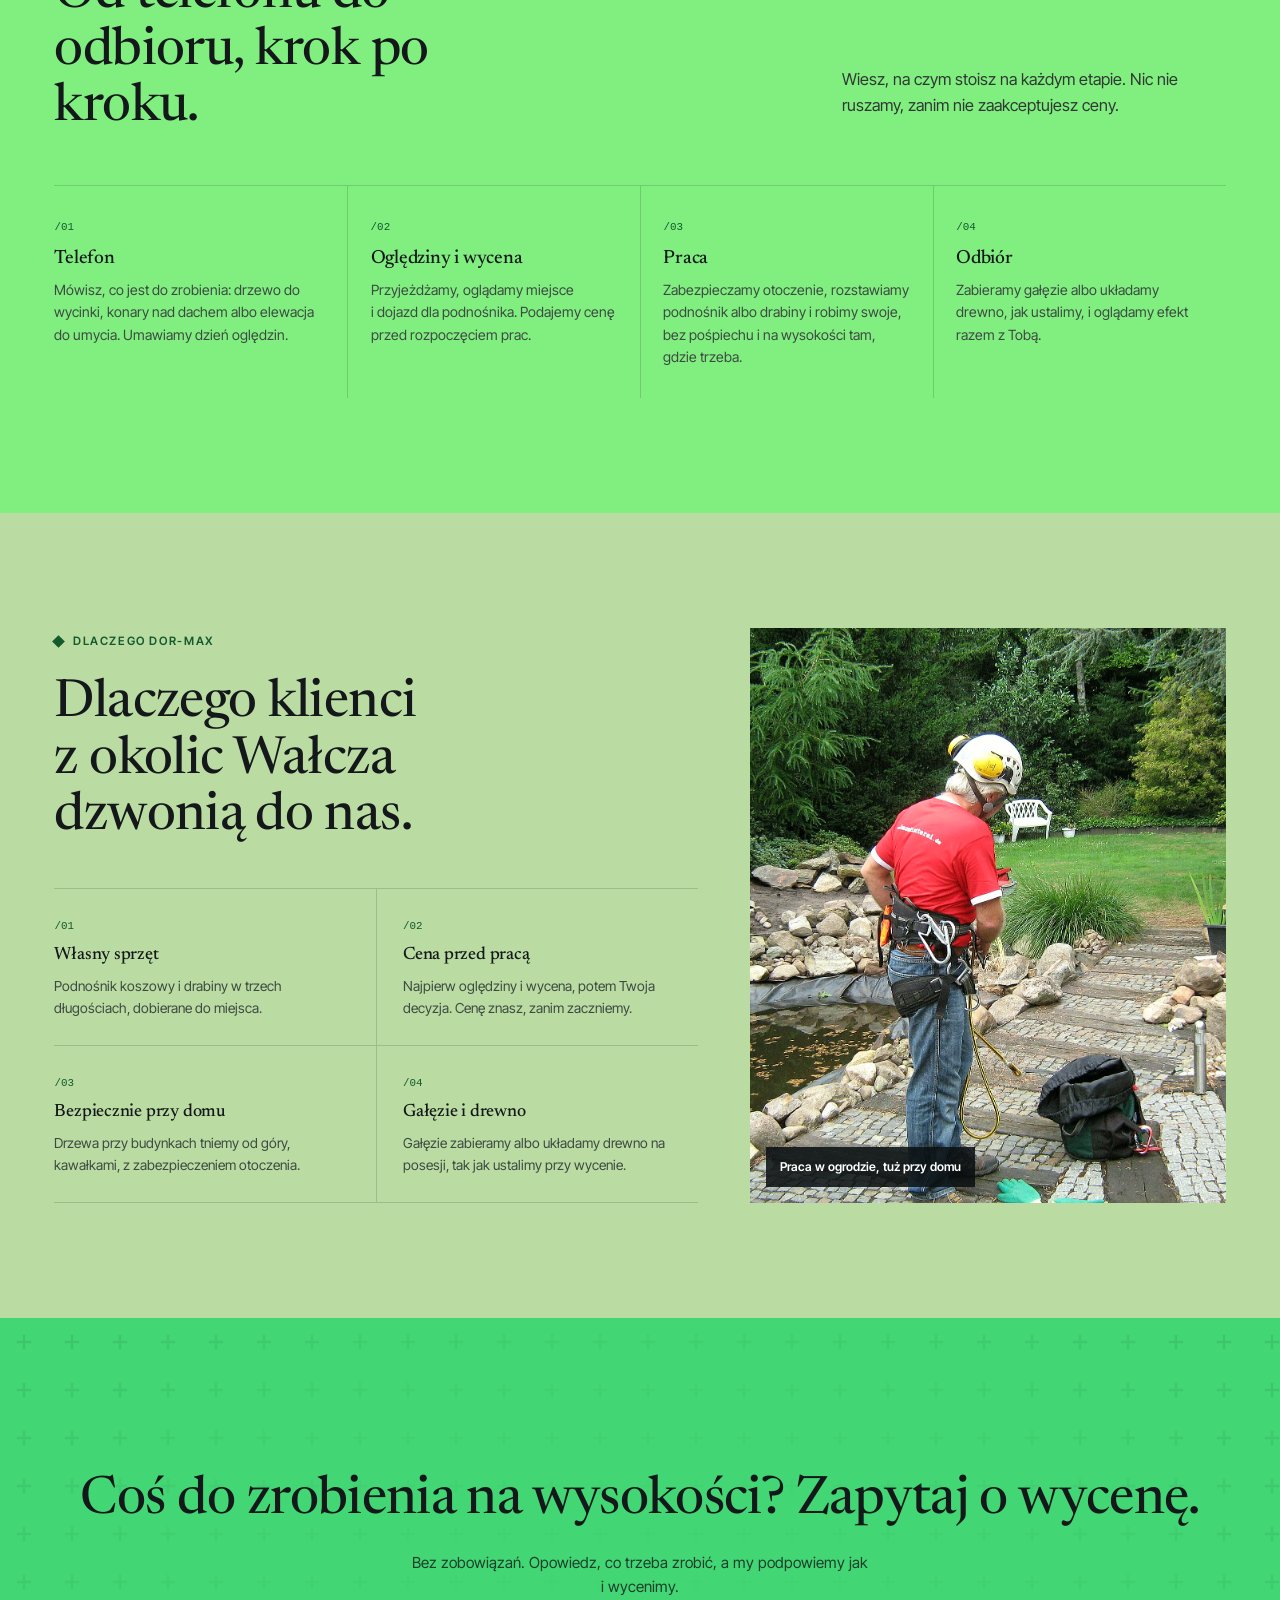
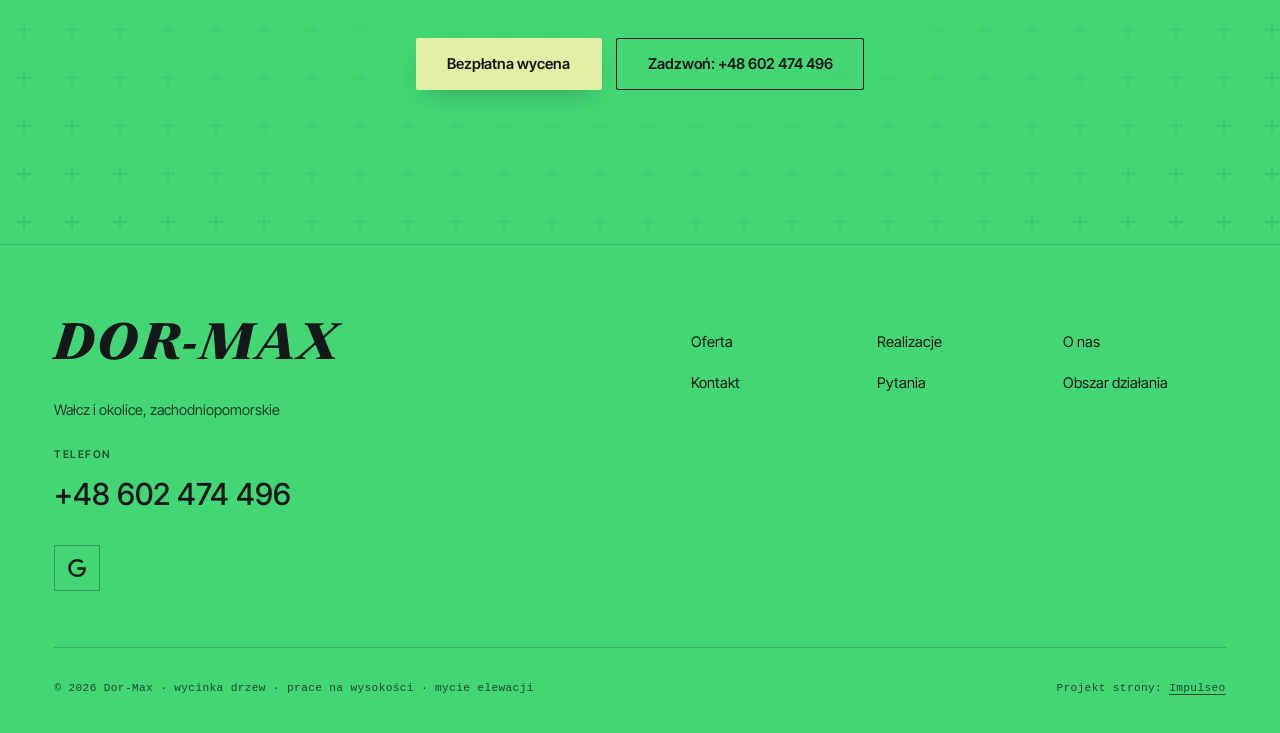
<file: o-nas.html>
<!DOCTYPE html>
<html lang="pl">
<head>
<meta charset="UTF-8">
<meta name="viewport" content="width=device-width, initial-scale=1.0">
<title>O nas - Dor-Max</title>
<meta name="description" content="Dor-Max z okolic Wałcza: wycinka i przycinanie drzew, prace na wysokości z podnośnika koszowego i drabin, mycie elewacji. Zadzwoń i umów oględziny.">
<link rel="canonical" href="https://kris20032.github.io/dor-max/o-nas.html">
<meta name="robots" content="noindex, nofollow">
<meta property="og:type" content="website">
<meta property="og:locale" content="pl_PL">
<meta property="og:site_name" content="Dor-Max">
<meta property="og:title" content="O nas - Dor-Max">
<meta property="og:description" content="Dor-Max z okolic Wałcza: wycinka i przycinanie drzew, prace na wysokości z podnośnika koszowego i drabin, mycie elewacji. Zadzwoń i umów oględziny.">
<meta property="og:url" content="https://kris20032.github.io/dor-max/o-nas.html">
<meta property="og:image" content="https://kris20032.github.io/dor-max/img/og.jpg">
<meta property="og:image:width" content="1200">
<meta property="og:image:height" content="630">
<meta name="twitter:card" content="summary_large_image">
<link rel="preconnect" href="https://fonts.googleapis.com">
<link rel="preconnect" href="https://fonts.gstatic.com" crossorigin>
<link href="https://fonts.googleapis.com/css2?family=Inter+Tight:wght@400;500;600;700&family=Newsreader:ital,opsz,wght@0,6..72,400;0,6..72,450;0,6..72,500;1,6..72,700;1,6..72,800&display=swap" rel="stylesheet">
<link rel="stylesheet" href="assets/styles.css?v=20261117">
<meta name="theme-color" content="#42D674">
<script>document.documentElement.classList.add('js')</script>
</head>
<body>

<header class="fhead">
  <div class="in">
    <a class="mark" href="index.html" aria-label="Dor-Max - strona główna">Dor-Max</a>
    <nav class="nav-links" aria-label="Menu"><a href="oferta.html">Oferta</a><a href="realizacje.html">Realizacje</a><a href="o-nas.html" class="active">O nas</a><a href="kontakt.html">Kontakt</a><a href="tel:+48602474496" class="pill m-only">Tel. +48 602 474 496</a></nav>
    <div class="nav-cta">
      <a class="pill" href="kontakt.html">Bezpłatna wycena</a>
      <a class="tel-txt" href="tel:+48602474496">Tel. +48 602 474 496</a>
      <button class="nav-toggle" aria-label="Menu"><span></span><span></span><span></span></button>
    </div>
  </div>
</header>

<main>
<section class="pagehead">
  <img src="img/ph2.jpg" alt="Dor-Max - o nas" fetchpriority="high" width="1920" height="1280" decoding="async">
  <div class="wrap">
    <span class="eb">O&nbsp;nas</span>
    <h1>Prace na wysokości z&nbsp;okolic Wałcza</h1>
    <p>Wycinamy i&nbsp;przycinamy drzewa, także te rosnące tuż przy domu, płocie albo linii. Myjemy elewacje.</p>
  </div>
</section>
<section class="sec sec-paper">
  <div class="wrap split">
    <div class="split-img reveal"><img src="img/g8.jpg" alt="Praca na wysokości przy elewacji" fetchpriority="high" width="1812" height="2926" decoding="async"></div>
    <div class="reveal">
      <span class="eb">Kim jesteśmy</span>
      <h2 class="h2">Wysokość nas nie straszy.</h2>
      <div class="about-txt">
        <p>Każde zlecenie zaczyna się od rozmowy i&nbsp;oględzin. Sprawdzamy, czy podnośnik podjedzie pod drzewo albo ścianę, czy lepiej sprawdzi się któraś z&nbsp;trzech drabin, i&nbsp;co rośnie lub stoi obok.</p>
        <p>W&nbsp;dniu pracy zabezpieczamy otoczenie, tniemy albo myjemy, a&nbsp;gałęzie zabieramy lub układamy drewno na posesji. Wysokie drzewo przy domu? Wysoka ściana do umycia? Właśnie po to mamy własną zwyżkę.</p>
      </div>
      <div class="about-act"><a href="kontakt.html" class="btn btn-dark">Umów oględziny</a><a href="oferta.html" class="lnk">Zakres usług <span class="arr">→</span></a></div>
    </div>
  </div>
</section>
<section class="sec sec-sunk">
  <div class="wrap">
    <div class="svc-head reveal">
      <div><span class="eb">Jak pracujemy</span><h2 class="h2">Od telefonu do odbioru, krok po kroku.</h2></div>
      <p class="lead">Wiesz, na czym stoisz na każdym etapie. Nic nie ruszamy, zanim nie zaakceptujesz ceny.</p>
    </div>
    <ol class="steps reveal">
      <li><span class="n">/01</span><h3>Telefon</h3><p>Mówisz, co jest do zrobienia: drzewo do wycinki, konary nad dachem albo elewacja do umycia. Umawiamy dzień oględzin.</p></li>
      <li><span class="n">/02</span><h3>Oględziny i&nbsp;wycena</h3><p>Przyjeżdżamy, oglądamy miejsce i&nbsp;dojazd dla podnośnika. Podajemy cenę przed rozpoczęciem prac.</p></li>
      <li><span class="n">/03</span><h3>Praca</h3><p>Zabezpieczamy otoczenie, rozstawiamy podnośnik albo drabiny i&nbsp;robimy swoje, bez pośpiechu i&nbsp;na wysokości tam, gdzie trzeba.</p></li>
      <li><span class="n">/04</span><h3>Odbiór</h3><p>Zabieramy gałęzie albo układamy drewno, jak ustalimy, i&nbsp;oglądamy efekt razem z&nbsp;Tobą.</p></li>
    </ol>
  </div>
</section>
<section class="sec sec-white">
  <div class="wrap why">
    <div class="reveal">
      <span class="eb">Dlaczego Dor-Max</span>
      <h2 class="h2">Dlaczego klienci z&nbsp;okolic Wałcza dzwonią do nas.</h2>
      <ul class="why-grid"><li><span class="n">/01</span><h3>Własny sprzęt</h3><p>Podnośnik koszowy i&nbsp;drabiny w&nbsp;trzech długościach, dobierane do miejsca.</p></li><li><span class="n">/02</span><h3>Cena przed pracą</h3><p>Najpierw oględziny i&nbsp;wycena, potem Twoja decyzja. Cenę znasz, zanim zaczniemy.</p></li><li><span class="n">/03</span><h3>Bezpiecznie przy domu</h3><p>Drzewa przy budynkach tniemy od góry, kawałkami, z&nbsp;zabezpieczeniem otoczenia.</p></li><li><span class="n">/04</span><h3>Gałęzie i&nbsp;drewno</h3><p>Gałęzie zabieramy albo układamy drewno na posesji, tak jak ustalimy przy wycenie.</p></li></ul>
    </div>
    <figure class="why-fig reveal"><img src="img/about.jpg" alt="Przygotowanie do pracy na drzewie w ogrodzie" loading="lazy" width="1920" height="1440" decoding="async"><figcaption>Praca w&nbsp;ogrodzie, tuż przy domu</figcaption></figure>
  </div>
</section>
<section class="cta">
  <div class="wrap reveal">
    <h2>Coś do zrobienia na wysokości? Zapytaj o&nbsp;wycenę.</h2>
    <p>Bez zobowiązań. Opowiedz, co trzeba zrobić, a&nbsp;my podpowiemy jak i&nbsp;wycenimy.</p>
    <div class="cta-act">
      <a href="kontakt.html" class="btn btn-teal">Bezpłatna wycena</a>
      <a href="tel:+48602474496" class="btn btn-line-w">Zadzwoń: +48 602 474 496</a>
    </div>
  </div>
</section>
</main>

<footer>
  <div class="wrap">
    <div class="f-top">
      <div>
        <a class="f-brand" href="index.html"><span class="mark">Dor-Max</span></a>
        <p class="f-addr">Wałcz i&nbsp;okolice, zachodniopomorskie</p>
        <div class="f-lbl">Telefon</div>
        <a class="f-tel" href="tel:+48602474496">+48 602 474 496</a>
        <div class="f-soc">
          <a href="https://www.google.com/maps/place/Dor-Max/@53.2871743,16.484693,5527m/data=!3m1!1e3!4m6!3m5!1s0x69ce90d8d3153a19:0x66012f73a1a82cf1!8m2!3d53.302937!4d16.4756569!16s%2Fg%2F11p5dlf0l5" target="_blank" rel="noopener" aria-label="Google - Dor-Max"><svg viewBox="0 0 24 24" aria-hidden="true"><path d="M12.48 10.92v3.28h7.84c-.24 1.84-.853 3.187-1.787 4.133-1.147 1.147-2.933 2.4-6.053 2.4-4.827 0-8.6-3.893-8.6-8.72s3.773-8.72 8.6-8.72c2.6 0 4.507 1.027 5.907 2.347l2.307-2.307C18.747 1.44 16.133 0 12.48 0 5.867 0 .307 5.387.307 12s5.56 12 12.173 12c3.573 0 6.267-1.173 8.373-3.36 2.16-2.16 2.84-5.213 2.84-7.667 0-.76-.053-1.467-.173-2.053H12.48z" fill="currentColor"/></svg></a>
        </div>
      </div>
      <nav class="f-nav" aria-label="Stopka">
        <a href="oferta.html">Oferta</a><a href="realizacje.html">Realizacje</a><a href="o-nas.html">O&nbsp;nas</a>
        <a href="kontakt.html">Kontakt</a><a href="index.html#faq">Pytania</a><a href="index.html#obszar">Obszar działania</a>
      </nav>
    </div>
    <div class="f-bot">
      <span>© 2026 Dor-Max · wycinka drzew · prace na wysokości · mycie elewacji</span>
      <span>Projekt strony: <a class="foot-credit" href="https://impulseo.pl" target="_blank" rel="noopener">Impulseo</a></span>
    </div>
  </div>
</footer>
<div class="sticky-call"><a class="sc-call" href="tel:+48602474496"><svg width="16" height="16" viewBox="0 0 24 24" fill="none" aria-hidden="true"><path d="M6.6 10.8a15.5 15.5 0 0 0 6.6 6.6l2.2-2.2a1 1 0 0 1 1-.24 11.4 11.4 0 0 0 3.6.58 1 1 0 0 1 1 1V20a1 1 0 0 1-1 1A17 17 0 0 1 3 4a1 1 0 0 1 1-1h3.5a1 1 0 0 1 1 1c0 1.25.2 2.46.58 3.6a1 1 0 0 1-.25 1l-2.23 2.2Z" fill="currentColor"/></svg> Zadzwoń</a><a class="sc-quote" href="kontakt.html">Bezpłatna wycena</a></div>
<div class="demo-wazne" data-do="2026-11-23" data-cykl="3" hidden><svg class="dw-ico" width="13" height="13" viewBox="0 0 24 24" fill="none" aria-hidden="true"><circle cx="12" cy="12" r="8.6" stroke="currentColor" stroke-width="1.8"/><path d="M12 7.2V12l3.3 2" stroke="currentColor" stroke-width="1.8" stroke-linecap="round"/></svg><span class="dw-txt"></span></div>

<script src="assets/main.js?v=20261117"></script>
</body>
</html>
</file>
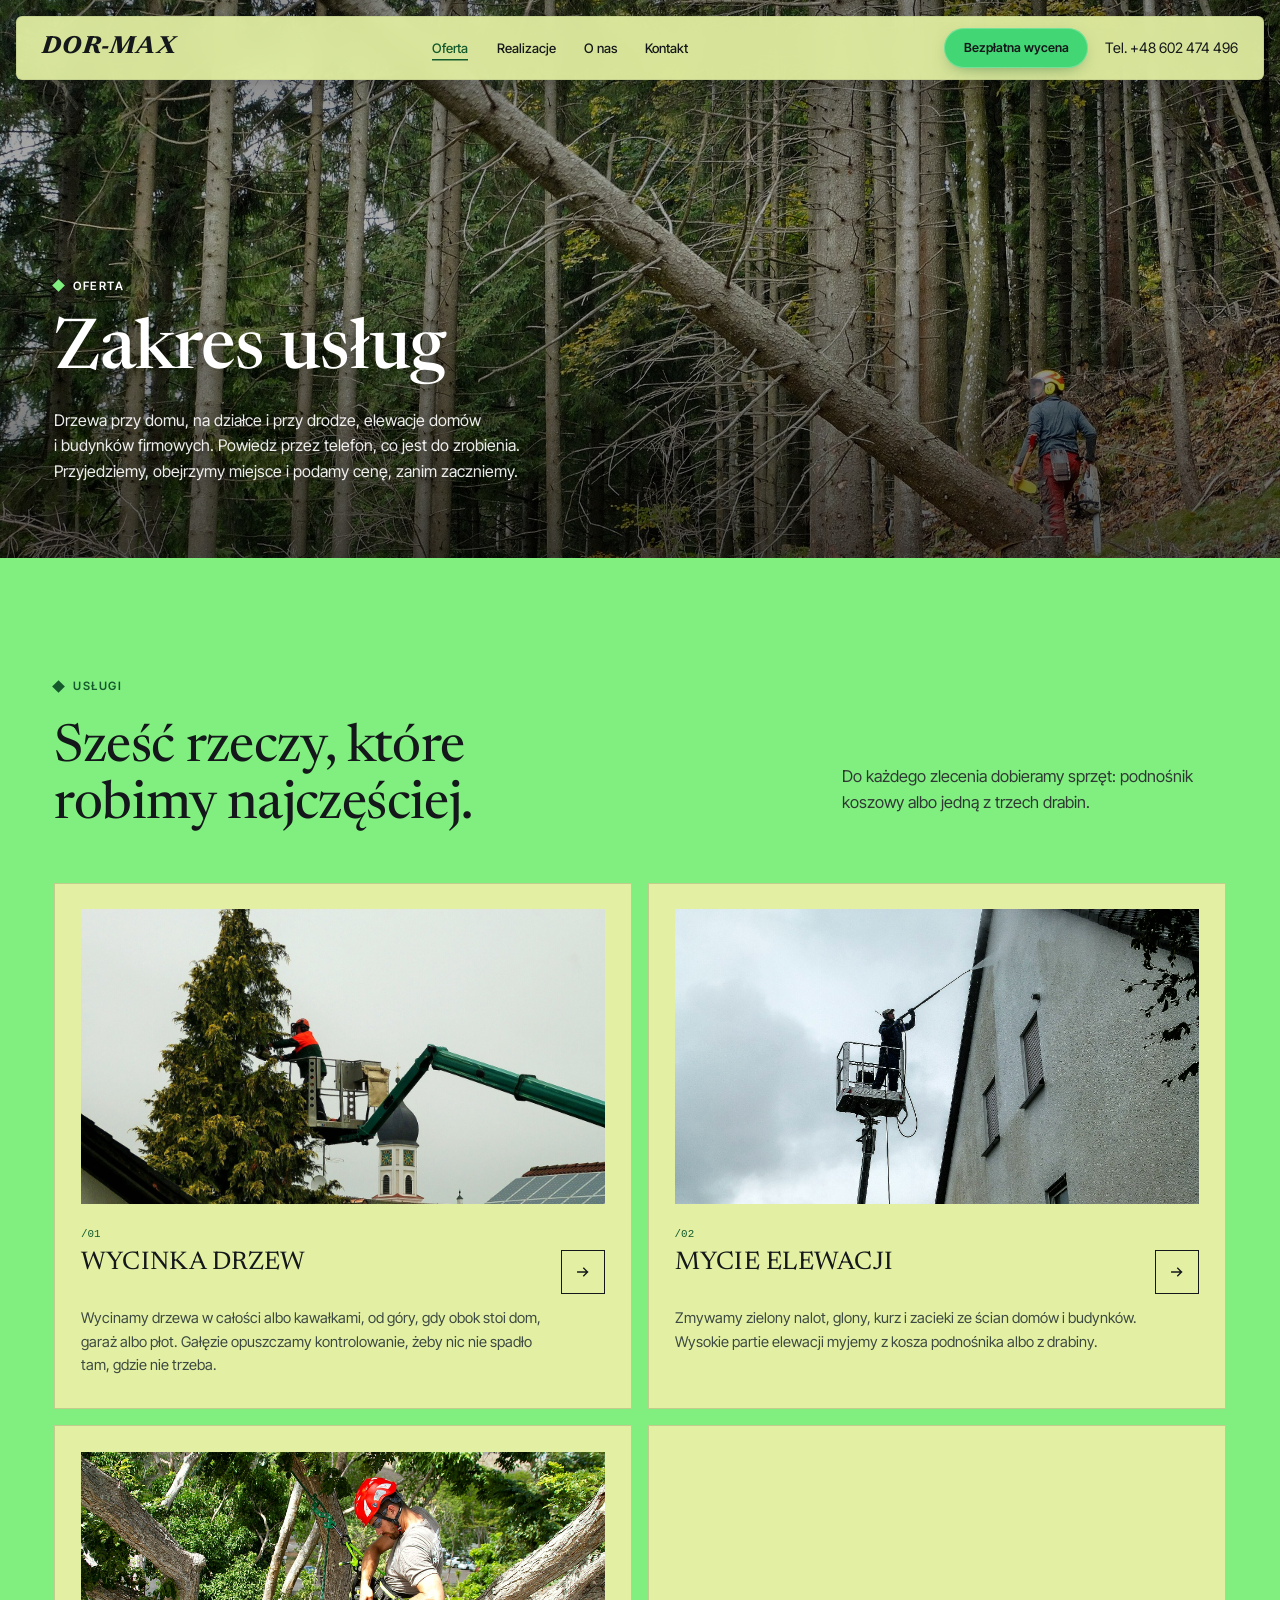
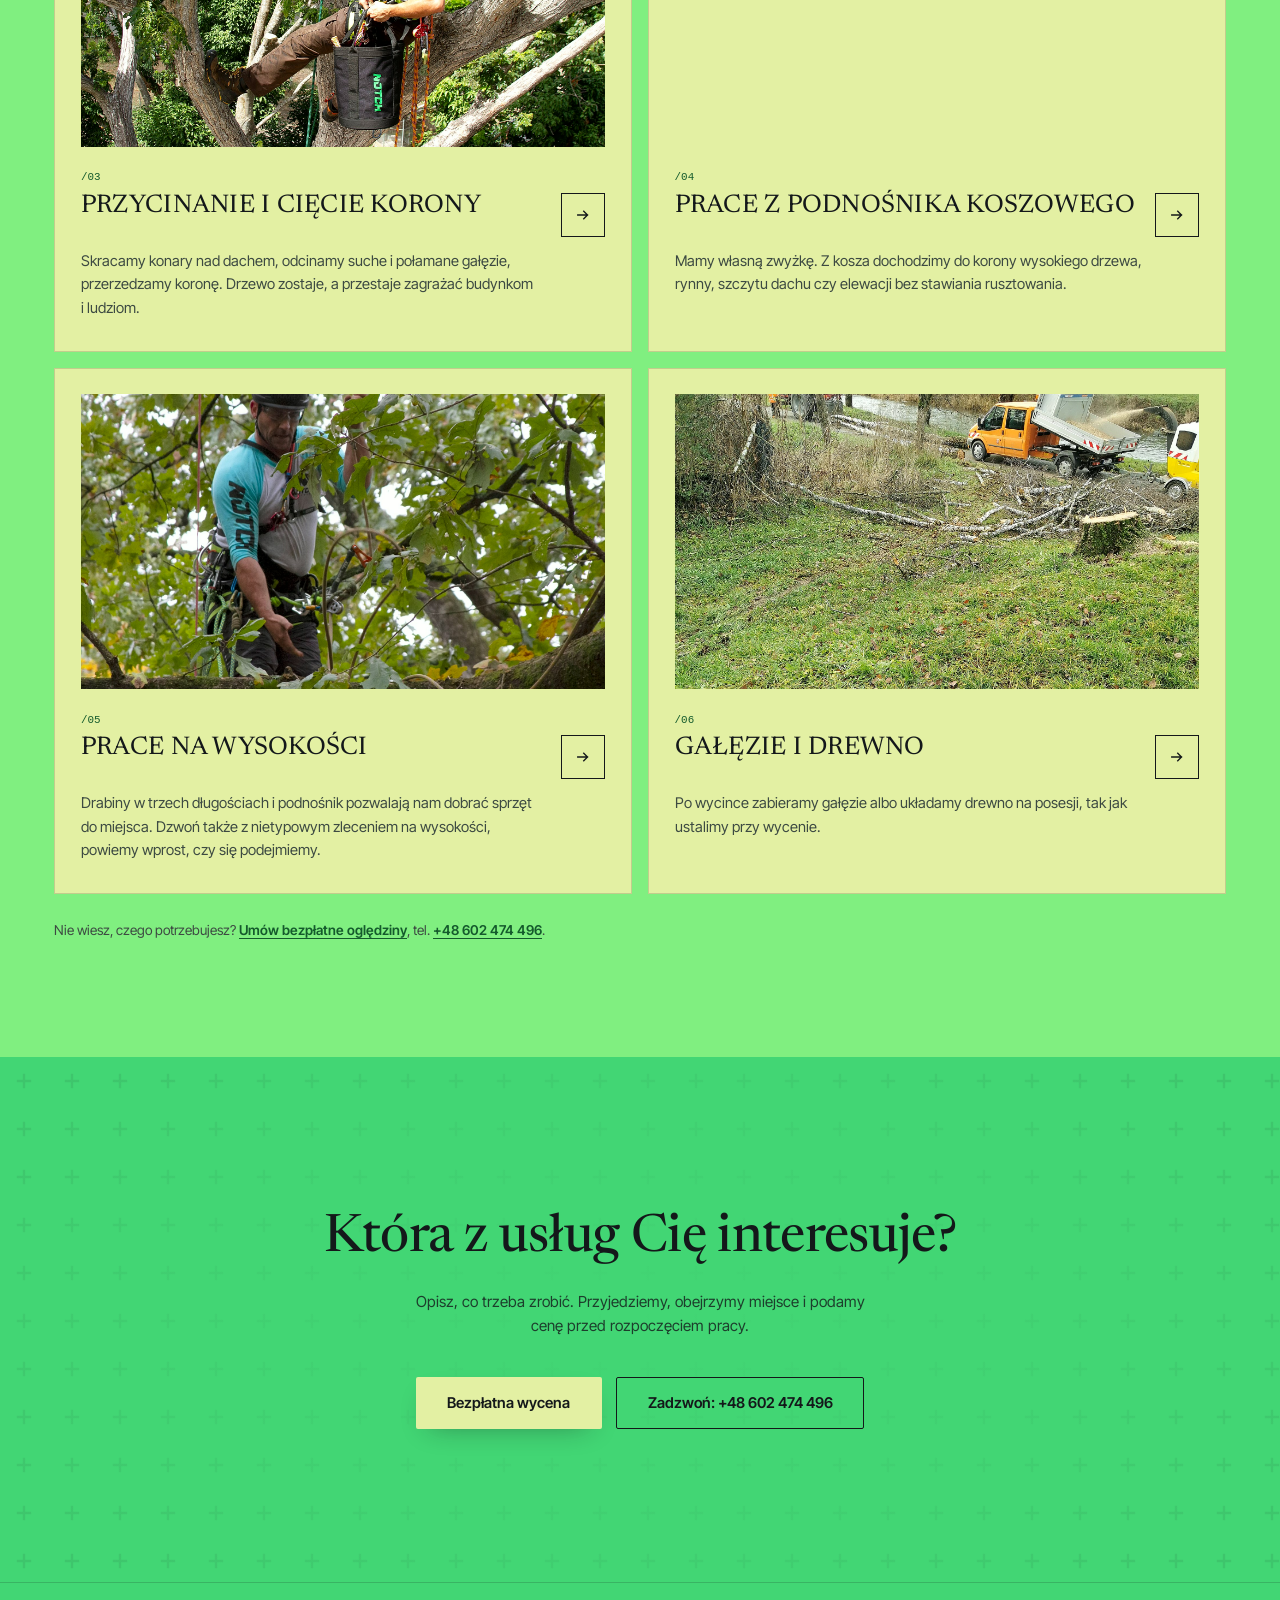
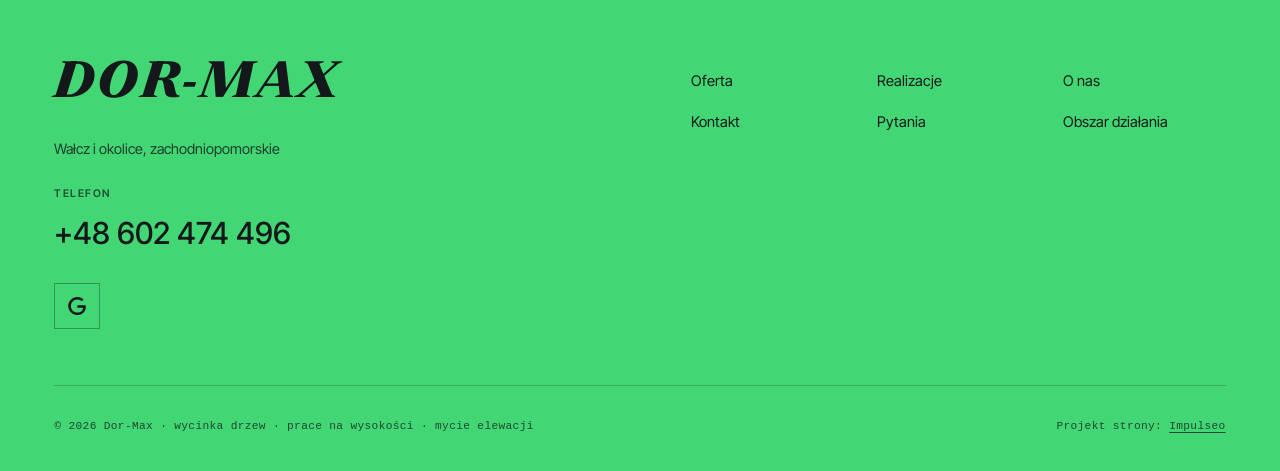
<file: oferta.html>
<!DOCTYPE html>
<html lang="pl">
<head>
<meta charset="UTF-8">
<meta name="viewport" content="width=device-width, initial-scale=1.0">
<title>Oferta - Dor-Max</title>
<meta name="description" content="Dor-Max z okolic Wałcza: wycinka i przycinanie drzew, prace na wysokości z podnośnika koszowego i drabin, mycie elewacji. Zadzwoń i umów oględziny.">
<link rel="canonical" href="https://kris20032.github.io/dor-max/oferta.html">
<meta name="robots" content="noindex, nofollow">
<meta property="og:type" content="website">
<meta property="og:locale" content="pl_PL">
<meta property="og:site_name" content="Dor-Max">
<meta property="og:title" content="Oferta - Dor-Max">
<meta property="og:description" content="Dor-Max z okolic Wałcza: wycinka i przycinanie drzew, prace na wysokości z podnośnika koszowego i drabin, mycie elewacji. Zadzwoń i umów oględziny.">
<meta property="og:url" content="https://kris20032.github.io/dor-max/oferta.html">
<meta property="og:image" content="https://kris20032.github.io/dor-max/img/og.jpg">
<meta property="og:image:width" content="1200">
<meta property="og:image:height" content="630">
<meta name="twitter:card" content="summary_large_image">
<link rel="preconnect" href="https://fonts.googleapis.com">
<link rel="preconnect" href="https://fonts.gstatic.com" crossorigin>
<link href="https://fonts.googleapis.com/css2?family=Inter+Tight:wght@400;500;600;700&family=Newsreader:ital,opsz,wght@0,6..72,400;0,6..72,450;0,6..72,500;1,6..72,700;1,6..72,800&display=swap" rel="stylesheet">
<link rel="stylesheet" href="assets/styles.css?v=20261117">
<meta name="theme-color" content="#42D674">
<script>document.documentElement.classList.add('js')</script>
</head>
<body>

<header class="fhead">
  <div class="in">
    <a class="mark" href="index.html" aria-label="Dor-Max - strona główna">Dor-Max</a>
    <nav class="nav-links" aria-label="Menu"><a href="oferta.html" class="active">Oferta</a><a href="realizacje.html">Realizacje</a><a href="o-nas.html">O nas</a><a href="kontakt.html">Kontakt</a><a href="tel:+48602474496" class="pill m-only">Tel. +48 602 474 496</a></nav>
    <div class="nav-cta">
      <a class="pill" href="kontakt.html">Bezpłatna wycena</a>
      <a class="tel-txt" href="tel:+48602474496">Tel. +48 602 474 496</a>
      <button class="nav-toggle" aria-label="Menu"><span></span><span></span><span></span></button>
    </div>
  </div>
</header>

<main>
<section class="pagehead">
  <img src="img/stk.jpg" alt="Dor-Max - zakres usług" fetchpriority="high" width="1920" height="1080" decoding="async">
  <div class="wrap">
    <span class="eb">Oferta</span>
    <h1>Zakres usług</h1>
    <p>Drzewa przy domu, na działce i&nbsp;przy drodze, elewacje domów i&nbsp;budynków firmowych. Powiedz przez telefon, co jest do zrobienia. Przyjedziemy, obejrzymy miejsce i&nbsp;podamy cenę, zanim zaczniemy.</p>
  </div>
</section>
<section class="sec sec-sunk">
  <div class="wrap">
    <div class="svc-head reveal">
      <div><span class="eb">Usługi</span><h2 class="h2">Sześć rzeczy, które robimy najczęściej.</h2></div>
      <p class="lead">Do każdego zlecenia dobieramy sprzęt: podnośnik koszowy albo jedną z&nbsp;trzech drabin.</p>
    </div>
    <div class="svc-grid">
      <article class="svc-card reveal">
        <img src="img/g1.jpg" alt="Wycinka drzew" fetchpriority="high" width="1400" height="935" decoding="async">
        <span class="n">/01</span>
        <div class="svc-tt"><h3>Wycinka drzew</h3><a href="kontakt.html" aria-label="Wycena: Wycinka drzew"><span class="sq" aria-hidden="true"><svg width="18" height="18" viewBox="0 0 24 24" fill="none"><path d="M5 12h13m-5-5 5 5-5 5" stroke="currentColor" stroke-width="1.8" stroke-linecap="square"/></svg></span></a></div>
        <p>Wycinamy drzewa w&nbsp;całości albo kawałkami, od góry, gdy obok stoi dom, garaż albo płot. Gałęzie opuszczamy kontrolowanie, żeby nic nie spadło tam, gdzie nie trzeba.</p>
      </article><article class="svc-card reveal">
        <img src="img/g2.jpg" alt="Mycie elewacji" fetchpriority="high" width="1920" height="1081" decoding="async">
        <span class="n">/02</span>
        <div class="svc-tt"><h3>Mycie elewacji</h3><a href="kontakt.html" aria-label="Wycena: Mycie elewacji"><span class="sq" aria-hidden="true"><svg width="18" height="18" viewBox="0 0 24 24" fill="none"><path d="M5 12h13m-5-5 5 5-5 5" stroke="currentColor" stroke-width="1.8" stroke-linecap="square"/></svg></span></a></div>
        <p>Zmywamy zielony nalot, glony, kurz i&nbsp;zacieki ze ścian domów i&nbsp;budynków. Wysokie partie elewacji myjemy z&nbsp;kosza podnośnika albo z&nbsp;drabiny.</p>
      </article><article class="svc-card reveal">
        <img src="img/g3.jpg" alt="Przycinanie i cięcie korony" fetchpriority="high" width="1920" height="1280" decoding="async">
        <span class="n">/03</span>
        <div class="svc-tt"><h3>Przycinanie i&nbsp;cięcie korony</h3><a href="kontakt.html" aria-label="Wycena: Przycinanie i cięcie korony"><span class="sq" aria-hidden="true"><svg width="18" height="18" viewBox="0 0 24 24" fill="none"><path d="M5 12h13m-5-5 5 5-5 5" stroke="currentColor" stroke-width="1.8" stroke-linecap="square"/></svg></span></a></div>
        <p>Skracamy konary nad dachem, odcinamy suche i&nbsp;połamane gałęzie, przerzedzamy koronę. Drzewo zostaje, a&nbsp;przestaje zagrażać budynkom i&nbsp;ludziom.</p>
      </article><article class="svc-card reveal">
        <img src="img/g5.jpg" alt="Prace z podnośnika koszowego" fetchpriority="high" width="1920" height="900" decoding="async">
        <span class="n">/04</span>
        <div class="svc-tt"><h3>Prace z&nbsp;podnośnika koszowego</h3><a href="kontakt.html" aria-label="Wycena: Prace z podnośnika koszowego"><span class="sq" aria-hidden="true"><svg width="18" height="18" viewBox="0 0 24 24" fill="none"><path d="M5 12h13m-5-5 5 5-5 5" stroke="currentColor" stroke-width="1.8" stroke-linecap="square"/></svg></span></a></div>
        <p>Mamy własną zwyżkę. Z&nbsp;kosza dochodzimy do korony wysokiego drzewa, rynny, szczytu dachu czy elewacji bez stawiania rusztowania.</p>
      </article><article class="svc-card reveal">
        <img src="img/g4.jpg" alt="Prace na wysokości" loading="lazy" width="1824" height="1160" decoding="async">
        <span class="n">/05</span>
        <div class="svc-tt"><h3>Prace na wysokości</h3><a href="kontakt.html" aria-label="Wycena: Prace na wysokości"><span class="sq" aria-hidden="true"><svg width="18" height="18" viewBox="0 0 24 24" fill="none"><path d="M5 12h13m-5-5 5 5-5 5" stroke="currentColor" stroke-width="1.8" stroke-linecap="square"/></svg></span></a></div>
        <p>Drabiny w&nbsp;trzech długościach i&nbsp;podnośnik pozwalają nam dobrać sprzęt do miejsca. Dzwoń także z&nbsp;nietypowym zleceniem na wysokości, powiemy wprost, czy się podejmiemy.</p>
      </article><article class="svc-card reveal">
        <img src="img/g6.jpg" alt="Gałęzie i drewno" loading="lazy" width="1920" height="1581" decoding="async">
        <span class="n">/06</span>
        <div class="svc-tt"><h3>Gałęzie i&nbsp;drewno</h3><a href="kontakt.html" aria-label="Wycena: Gałęzie i drewno"><span class="sq" aria-hidden="true"><svg width="18" height="18" viewBox="0 0 24 24" fill="none"><path d="M5 12h13m-5-5 5 5-5 5" stroke="currentColor" stroke-width="1.8" stroke-linecap="square"/></svg></span></a></div>
        <p>Po wycince zabieramy gałęzie albo układamy drewno na posesji, tak jak ustalimy przy wycenie.</p>
      </article>
    </div>
    <p class="svc-foot reveal">Nie wiesz, czego potrzebujesz? <a href="kontakt.html">Umów bezpłatne oględziny</a>, tel. <a href="tel:+48602474496">+48 602 474 496</a>.</p>
  </div>
</section>
<section class="cta">
  <div class="wrap reveal">
    <h2>Która z&nbsp;usług Cię interesuje?</h2>
    <p>Opisz, co trzeba zrobić. Przyjedziemy, obejrzymy miejsce i&nbsp;podamy cenę przed rozpoczęciem pracy.</p>
    <div class="cta-act">
      <a href="kontakt.html" class="btn btn-teal">Bezpłatna wycena</a>
      <a href="tel:+48602474496" class="btn btn-line-w">Zadzwoń: +48 602 474 496</a>
    </div>
  </div>
</section>
</main>

<footer>
  <div class="wrap">
    <div class="f-top">
      <div>
        <a class="f-brand" href="index.html"><span class="mark">Dor-Max</span></a>
        <p class="f-addr">Wałcz i&nbsp;okolice, zachodniopomorskie</p>
        <div class="f-lbl">Telefon</div>
        <a class="f-tel" href="tel:+48602474496">+48 602 474 496</a>
        <div class="f-soc">
          <a href="https://www.google.com/maps/place/Dor-Max/@53.2871743,16.484693,5527m/data=!3m1!1e3!4m6!3m5!1s0x69ce90d8d3153a19:0x66012f73a1a82cf1!8m2!3d53.302937!4d16.4756569!16s%2Fg%2F11p5dlf0l5" target="_blank" rel="noopener" aria-label="Google - Dor-Max"><svg viewBox="0 0 24 24" aria-hidden="true"><path d="M12.48 10.92v3.28h7.84c-.24 1.84-.853 3.187-1.787 4.133-1.147 1.147-2.933 2.4-6.053 2.4-4.827 0-8.6-3.893-8.6-8.72s3.773-8.72 8.6-8.72c2.6 0 4.507 1.027 5.907 2.347l2.307-2.307C18.747 1.44 16.133 0 12.48 0 5.867 0 .307 5.387.307 12s5.56 12 12.173 12c3.573 0 6.267-1.173 8.373-3.36 2.16-2.16 2.84-5.213 2.84-7.667 0-.76-.053-1.467-.173-2.053H12.48z" fill="currentColor"/></svg></a>
        </div>
      </div>
      <nav class="f-nav" aria-label="Stopka">
        <a href="oferta.html">Oferta</a><a href="realizacje.html">Realizacje</a><a href="o-nas.html">O&nbsp;nas</a>
        <a href="kontakt.html">Kontakt</a><a href="index.html#faq">Pytania</a><a href="index.html#obszar">Obszar działania</a>
      </nav>
    </div>
    <div class="f-bot">
      <span>© 2026 Dor-Max · wycinka drzew · prace na wysokości · mycie elewacji</span>
      <span>Projekt strony: <a class="foot-credit" href="https://impulseo.pl" target="_blank" rel="noopener">Impulseo</a></span>
    </div>
  </div>
</footer>
<div class="sticky-call"><a class="sc-call" href="tel:+48602474496"><svg width="16" height="16" viewBox="0 0 24 24" fill="none" aria-hidden="true"><path d="M6.6 10.8a15.5 15.5 0 0 0 6.6 6.6l2.2-2.2a1 1 0 0 1 1-.24 11.4 11.4 0 0 0 3.6.58 1 1 0 0 1 1 1V20a1 1 0 0 1-1 1A17 17 0 0 1 3 4a1 1 0 0 1 1-1h3.5a1 1 0 0 1 1 1c0 1.25.2 2.46.58 3.6a1 1 0 0 1-.25 1l-2.23 2.2Z" fill="currentColor"/></svg> Zadzwoń</a><a class="sc-quote" href="kontakt.html">Bezpłatna wycena</a></div>
<div class="demo-wazne" data-do="2026-11-23" data-cykl="3" hidden><svg class="dw-ico" width="13" height="13" viewBox="0 0 24 24" fill="none" aria-hidden="true"><circle cx="12" cy="12" r="8.6" stroke="currentColor" stroke-width="1.8"/><path d="M12 7.2V12l3.3 2" stroke="currentColor" stroke-width="1.8" stroke-linecap="round"/></svg><span class="dw-txt"></span></div>

<script src="assets/main.js?v=20261117"></script>
</body>
</html>
</file>
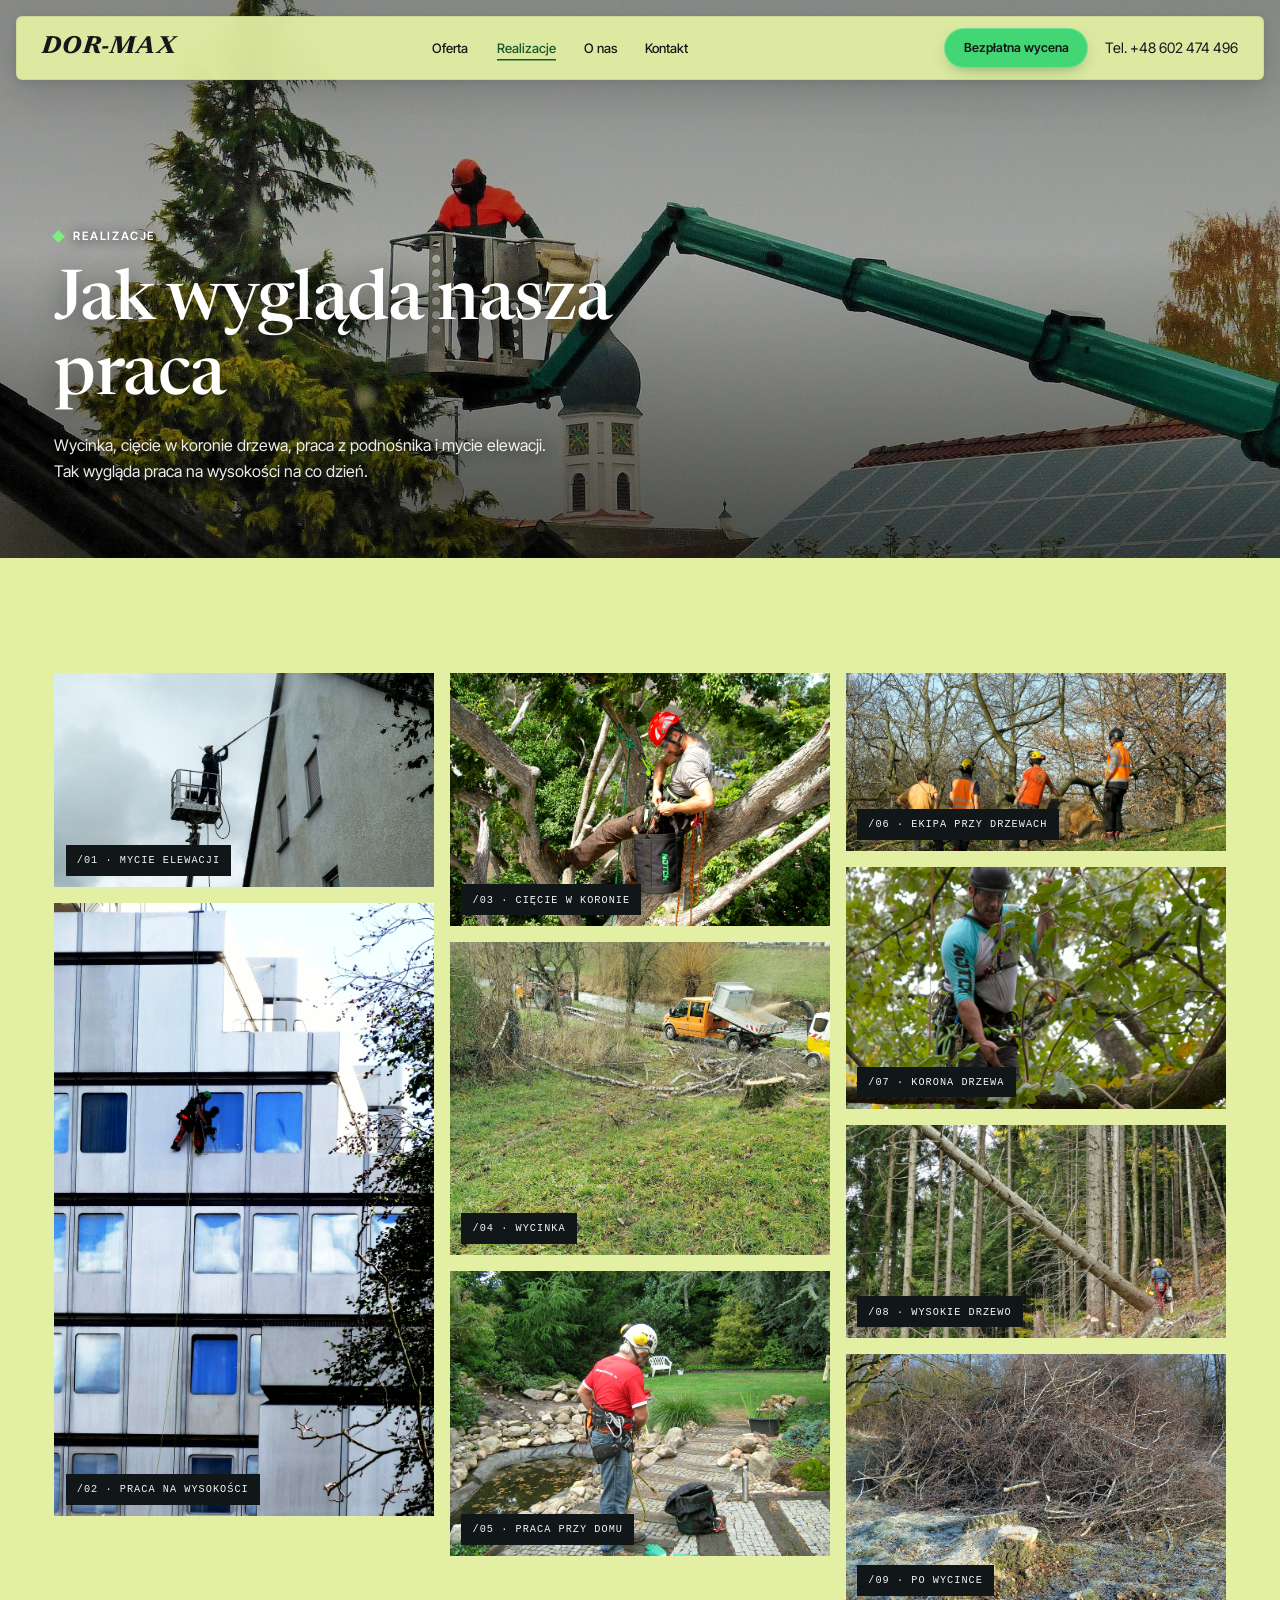
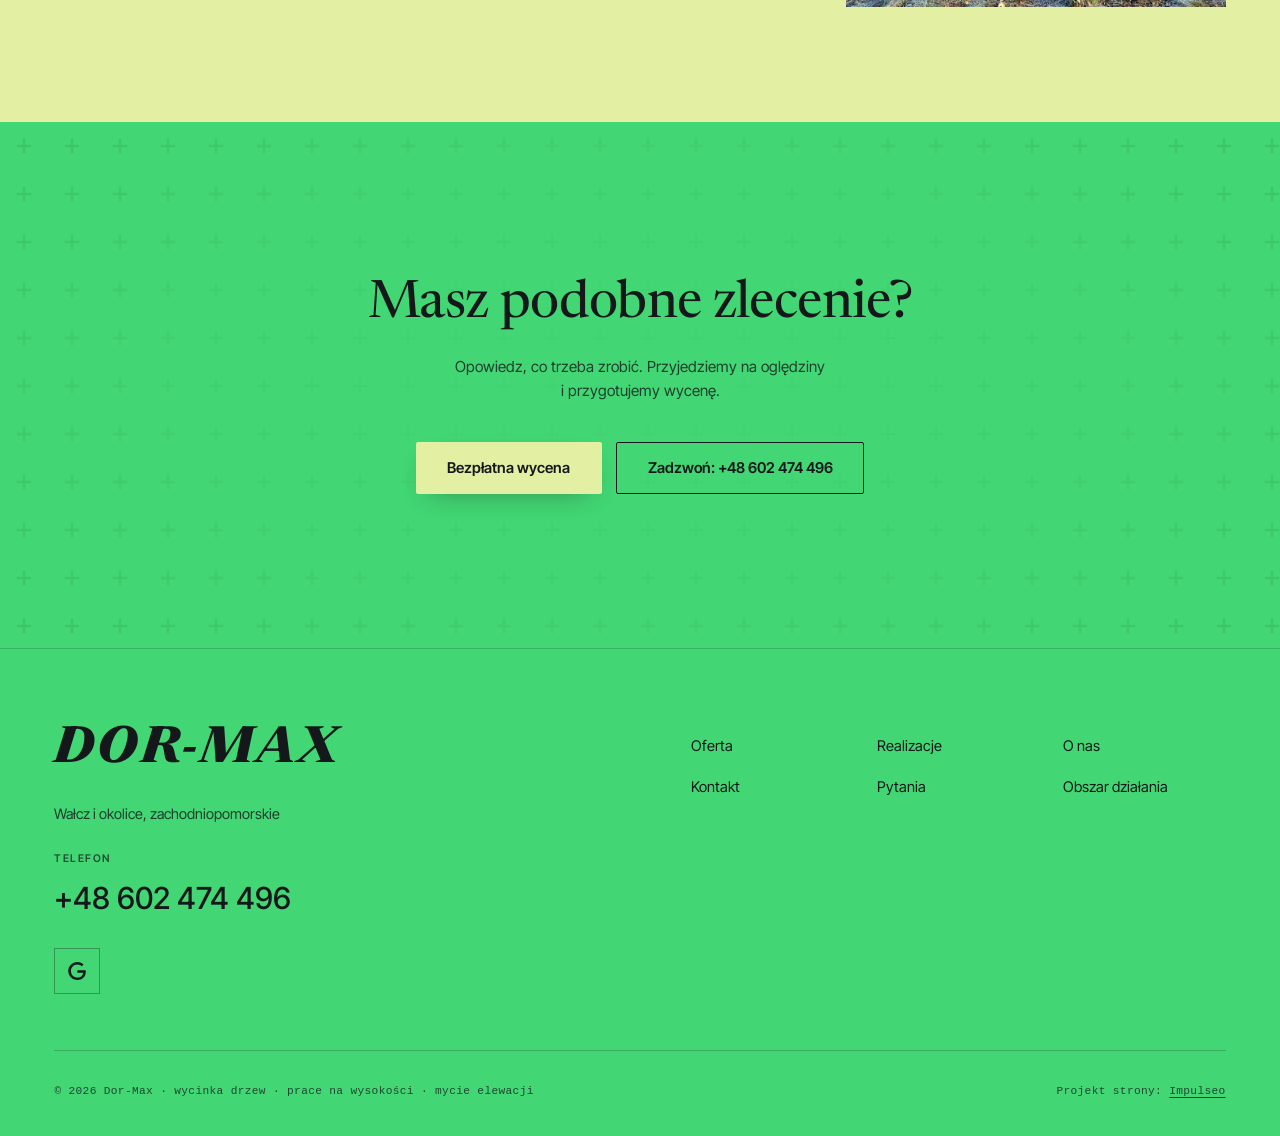
<file: realizacje.html>
<!DOCTYPE html>
<html lang="pl">
<head>
<meta charset="UTF-8">
<meta name="viewport" content="width=device-width, initial-scale=1.0">
<title>Realizacje - Dor-Max</title>
<meta name="description" content="Realizacje Dor-Max: ">
<link rel="canonical" href="https://kris20032.github.io/dor-max/realizacje.html">
<meta name="robots" content="noindex, nofollow">
<meta property="og:type" content="website">
<meta property="og:locale" content="pl_PL">
<meta property="og:site_name" content="Dor-Max">
<meta property="og:title" content="Realizacje - Dor-Max">
<meta property="og:description" content="Realizacje Dor-Max: ">
<meta property="og:url" content="https://kris20032.github.io/dor-max/realizacje.html">
<meta property="og:image" content="https://kris20032.github.io/dor-max/img/og.jpg">
<meta property="og:image:width" content="1200">
<meta property="og:image:height" content="630">
<meta name="twitter:card" content="summary_large_image">
<link rel="preconnect" href="https://fonts.googleapis.com">
<link rel="preconnect" href="https://fonts.gstatic.com" crossorigin>
<link href="https://fonts.googleapis.com/css2?family=Inter+Tight:wght@400;500;600;700&family=Newsreader:ital,opsz,wght@0,6..72,400;0,6..72,450;0,6..72,500;1,6..72,700;1,6..72,800&display=swap" rel="stylesheet">
<link rel="stylesheet" href="assets/styles.css?v=20261117">
<meta name="theme-color" content="#42D674">
<script>document.documentElement.classList.add('js')</script>
</head>
<body>

<header class="fhead">
  <div class="in">
    <a class="mark" href="index.html" aria-label="Dor-Max - strona główna">Dor-Max</a>
    <nav class="nav-links" aria-label="Menu"><a href="oferta.html">Oferta</a><a href="realizacje.html" class="active">Realizacje</a><a href="o-nas.html">O nas</a><a href="kontakt.html">Kontakt</a><a href="tel:+48602474496" class="pill m-only">Tel. +48 602 474 496</a></nav>
    <div class="nav-cta">
      <a class="pill" href="kontakt.html">Bezpłatna wycena</a>
      <a class="tel-txt" href="tel:+48602474496">Tel. +48 602 474 496</a>
      <button class="nav-toggle" aria-label="Menu"><span></span><span></span><span></span></button>
    </div>
  </div>
</header>

<main>
<section class="pagehead">
  <img src="img/ph1.jpg" alt="Dor-Max - nasze prace" fetchpriority="high" width="1920" height="1222" decoding="async">
  <div class="wrap">
    <span class="eb">Realizacje</span>
    <h1>Jak wygląda nasza praca</h1>
    <p>Wycinka, cięcie w&nbsp;koronie drzewa, praca z&nbsp;podnośnika i&nbsp;mycie elewacji. Tak wygląda praca na wysokości na co dzień.</p>
  </div>
</section>
<section class="sec sec-paper">
  <div class="wrap">
    <div class="masonry"><figure class="reveal"><img src="img/g2.jpg" alt="Mycie elewacji" fetchpriority="high" width="1920" height="1081" decoding="async"><figcaption>/01 · Mycie elewacji</figcaption></figure><figure class="reveal"><img src="img/g8.jpg" alt="Praca na wysokości" fetchpriority="high" width="1812" height="2926" decoding="async"><figcaption>/02 · Praca na wysokości</figcaption></figure><figure class="reveal"><img src="img/g3.jpg" alt="Cięcie w koronie" fetchpriority="high" width="1920" height="1280" decoding="async"><figcaption>/03 · Cięcie w&nbsp;koronie</figcaption></figure><figure class="reveal"><img src="img/g6.jpg" alt="Wycinka" fetchpriority="high" width="1920" height="1581" decoding="async"><figcaption>/04 · Wycinka</figcaption></figure><figure class="reveal"><img src="img/about.jpg" alt="Praca przy domu" fetchpriority="high" width="1920" height="1440" decoding="async"><figcaption>/05 · Praca przy domu</figcaption></figure><figure class="reveal"><img src="img/g5.jpg" alt="Ekipa przy drzewach" fetchpriority="high" width="1920" height="900" decoding="async"><figcaption>/06 · Ekipa przy drzewach</figcaption></figure><figure class="reveal"><img src="img/g4.jpg" alt="Korona drzewa" fetchpriority="high" width="1824" height="1160" decoding="async"><figcaption>/07 · Korona drzewa</figcaption></figure><figure class="reveal"><img src="img/stk.jpg" alt="Wysokie drzewo" fetchpriority="high" width="1920" height="1080" decoding="async"><figcaption>/08 · Wysokie drzewo</figcaption></figure><figure class="reveal"><img src="img/g7.jpg" alt="Po wycince" fetchpriority="high" width="1920" height="1277" decoding="async"><figcaption>/09 · Po wycince</figcaption></figure></div>
  </div>
</section>
<section class="cta">
  <div class="wrap reveal">
    <h2>Masz podobne zlecenie?</h2>
    <p>Opowiedz, co trzeba zrobić. Przyjedziemy na oględziny i&nbsp;przygotujemy wycenę.</p>
    <div class="cta-act">
      <a href="kontakt.html" class="btn btn-teal">Bezpłatna wycena</a>
      <a href="tel:+48602474496" class="btn btn-line-w">Zadzwoń: +48 602 474 496</a>
    </div>
  </div>
</section>
</main>

<footer>
  <div class="wrap">
    <div class="f-top">
      <div>
        <a class="f-brand" href="index.html"><span class="mark">Dor-Max</span></a>
        <p class="f-addr">Wałcz i&nbsp;okolice, zachodniopomorskie</p>
        <div class="f-lbl">Telefon</div>
        <a class="f-tel" href="tel:+48602474496">+48 602 474 496</a>
        <div class="f-soc">
          <a href="https://www.google.com/maps/place/Dor-Max/@53.2871743,16.484693,5527m/data=!3m1!1e3!4m6!3m5!1s0x69ce90d8d3153a19:0x66012f73a1a82cf1!8m2!3d53.302937!4d16.4756569!16s%2Fg%2F11p5dlf0l5" target="_blank" rel="noopener" aria-label="Google - Dor-Max"><svg viewBox="0 0 24 24" aria-hidden="true"><path d="M12.48 10.92v3.28h7.84c-.24 1.84-.853 3.187-1.787 4.133-1.147 1.147-2.933 2.4-6.053 2.4-4.827 0-8.6-3.893-8.6-8.72s3.773-8.72 8.6-8.72c2.6 0 4.507 1.027 5.907 2.347l2.307-2.307C18.747 1.44 16.133 0 12.48 0 5.867 0 .307 5.387.307 12s5.56 12 12.173 12c3.573 0 6.267-1.173 8.373-3.36 2.16-2.16 2.84-5.213 2.84-7.667 0-.76-.053-1.467-.173-2.053H12.48z" fill="currentColor"/></svg></a>
        </div>
      </div>
      <nav class="f-nav" aria-label="Stopka">
        <a href="oferta.html">Oferta</a><a href="realizacje.html">Realizacje</a><a href="o-nas.html">O&nbsp;nas</a>
        <a href="kontakt.html">Kontakt</a><a href="index.html#faq">Pytania</a><a href="index.html#obszar">Obszar działania</a>
      </nav>
    </div>
    <div class="f-bot">
      <span>© 2026 Dor-Max · wycinka drzew · prace na wysokości · mycie elewacji</span>
      <span>Projekt strony: <a class="foot-credit" href="https://impulseo.pl" target="_blank" rel="noopener">Impulseo</a></span>
    </div>
  </div>
</footer>
<div class="sticky-call"><a class="sc-call" href="tel:+48602474496"><svg width="16" height="16" viewBox="0 0 24 24" fill="none" aria-hidden="true"><path d="M6.6 10.8a15.5 15.5 0 0 0 6.6 6.6l2.2-2.2a1 1 0 0 1 1-.24 11.4 11.4 0 0 0 3.6.58 1 1 0 0 1 1 1V20a1 1 0 0 1-1 1A17 17 0 0 1 3 4a1 1 0 0 1 1-1h3.5a1 1 0 0 1 1 1c0 1.25.2 2.46.58 3.6a1 1 0 0 1-.25 1l-2.23 2.2Z" fill="currentColor"/></svg> Zadzwoń</a><a class="sc-quote" href="kontakt.html">Bezpłatna wycena</a></div>
<div class="demo-wazne" data-do="2026-11-23" data-cykl="3" hidden><svg class="dw-ico" width="13" height="13" viewBox="0 0 24 24" fill="none" aria-hidden="true"><circle cx="12" cy="12" r="8.6" stroke="currentColor" stroke-width="1.8"/><path d="M12 7.2V12l3.3 2" stroke="currentColor" stroke-width="1.8" stroke-linecap="round"/></svg><span class="dw-txt"></span></div>

<script src="assets/main.js?v=20261117"></script>
</body>
</html>
</file>
<file: assets/styles.css>
/* Dor-Max - styl „swell": wielki napis firmy na zdjęciu, kremowy papier, morski akcent,
   ciemne sekcje z etykietami w kroju maszynowym. */
:root{
  /* PALETA Pistachio dream: #80EF80 #E3F0A3 #BADBA2 #42D674 - dosłownie na tła, pasy, stopkę i przyciski */
  --pis-lime:#80EF80;--pis-cream:#E3F0A3;--pis-sage:#BADBA2;--pis-green:#42D674;
  --paper:var(--pis-cream);--paper-2:var(--pis-lime);--paper-3:var(--pis-sage);
  --strip:var(--pis-green);
  --ink:#14181a;--ink-deep:#14181a;--ink-panel:#151b1d;
  --body:#2f3833;--slate:#3d4a42;--slate-soft:#4a574f;
  --hair:rgba(20,24,26,.16);--rule-dark:rgba(20,24,26,.22);
  --teal:#145a2c;--teal-deep:#0f4422;--teal-text:#145a2c;--teal-light:var(--pis-lime);
  --cream:var(--pis-cream);
  --accent:var(--pis-green);--accent-d:#145a2c;--accent-soft:var(--pis-sage);
  --f-display:"Newsreader",Georgia,"Times New Roman",serif;
  --f-sans:"Inter Tight",system-ui,-apple-system,"Segoe UI",Roboto,Arial,sans-serif;
  --f-mono:ui-monospace,SFMono-Regular,Menlo,Consolas,monospace;
  --gutter:clamp(1.25rem,4.25vw,4.75rem);
  --maxw:1340px;
  --sec:clamp(4.5rem,9vw,8rem);
  --ease:cubic-bezier(.16,1,.3,1);
  --nav-h:64px;
}
*,*::before,*::after{box-sizing:border-box}
html{-webkit-text-size-adjust:100%;scroll-behavior:smooth}
body{margin:0;overflow-x:clip;background:var(--paper);color:var(--body);font-family:var(--f-sans);font-size:1rem;line-height:1.6;-webkit-font-smoothing:antialiased;text-rendering:optimizeLegibility}
img{max-width:100%;height:auto;display:block}
a{color:inherit;text-decoration:none}
h1,h2,h3,h4{margin:0;color:var(--ink);font-family:var(--f-display);font-weight:450;line-height:1.08;letter-spacing:-.012em}
p{margin:0}
ul,ol{margin:0;padding:0;list-style:none}
.wrap{width:100%;max-width:calc(var(--maxw) + 2*var(--gutter));margin:0 auto;padding:0 var(--gutter)}
.sec{padding:var(--sec) 0}
.sec-paper{background:var(--paper)}
.sec-sunk{background:var(--paper-2)}
.sec-white{background:var(--pis-sage)}
.sec-dark{background:var(--strip);color:var(--ink)}
.sec-dark h2,.sec-dark h3{color:var(--ink)}

/* etykieta sekcji z małym znakiem */
.eb{display:inline-flex;align-items:center;gap:.6rem;font-size:.72rem;font-weight:600;letter-spacing:.14em;text-transform:uppercase;color:var(--teal-text)}
.eb::before{content:"";width:9px;height:9px;background:var(--teal);transform:rotate(45deg);flex:none}
.sec-dark .eb{color:var(--ink)}
.sec-dark .eb::before{background:var(--ink)}
.h2{font-size:clamp(2.15rem,4.1vw,3.45rem);max-width:17ch;margin-top:1.4rem}
.lead{font-size:1.02rem;color:var(--body);max-width:52ch}
.sec-dark .lead{color:rgba(20,24,26,.8)}
.mono{font-family:var(--f-mono);letter-spacing:.04em}

/* przyciski */
.btn{display:inline-flex;align-items:center;justify-content:center;gap:.55rem;min-height:52px;padding:.9rem 1.9rem;font-family:var(--f-sans);font-size:.93rem;font-weight:600;line-height:1.1;border:1.5px solid transparent;border-radius:2px;cursor:pointer;transition:transform .25s var(--ease),box-shadow .25s var(--ease),background .25s,color .25s,border-color .25s;white-space:nowrap}
.btn:hover{transform:translateY(-2px)}
.btn-teal{background:var(--pis-green);color:var(--ink);box-shadow:0 10px 28px -12px rgba(20,90,44,.6),inset 0 1px 0 rgba(255,255,255,.35)}
.btn-teal:hover{background:var(--pis-lime);box-shadow:0 16px 34px -12px rgba(20,90,44,.7),inset 0 1px 0 rgba(255,255,255,.35)}
/* na zielonych pasach przycisk w pistacjowym kremie */
.sec-dark .btn-teal,.cta .btn-teal,.c-card .btn-teal{background:var(--pis-cream);box-shadow:0 10px 28px -14px rgba(20,24,26,.45)}
.sec-dark .btn-teal:hover,.cta .btn-teal:hover,.c-card .btn-teal:hover{background:#fff}
.cta .btn-line-w,.sec-dark .btn-line-w{border-color:var(--ink);color:var(--ink)}
.cta .btn-line-w:hover{box-shadow:0 14px 30px -14px rgba(20,24,26,.45)}
.btn-line{border-color:currentColor;color:var(--ink);background:transparent}
.btn-line:hover{box-shadow:0 14px 30px -14px rgba(20,24,26,.45)}
.btn-line-w{border-color:rgba(255,255,255,.85);color:#fff;background:transparent}
.btn-line-w:hover{box-shadow:0 14px 30px -14px rgba(0,0,0,.6)}
.btn-dark{background:var(--ink);color:#fff}
.btn-dark:hover{box-shadow:0 14px 30px -14px rgba(20,24,26,.6)}
.lnk{display:inline-flex;align-items:center;gap:.5rem;color:var(--teal-text);font-weight:600;font-size:.93rem;padding-bottom:.35rem;border-bottom:1.5px solid currentColor;transition:gap .25s var(--ease)}
.lnk:hover{gap:.8rem}
.sec-dark .lnk{color:var(--ink);border-color:var(--ink)}
.arr{display:inline-block;transition:transform .25s var(--ease)}
.btn:hover .arr{transform:translateX(3px)}

/* ===== pływający nagłówek (szkło) ===== */
.fhead{position:fixed;top:clamp(.5rem,1.35vw,1rem);left:clamp(.5rem,1.35vw,1rem);right:clamp(.5rem,1.35vw,1rem);z-index:80;height:var(--nav-h);
  background:rgba(227,240,163,.93);
  backdrop-filter:blur(14px) saturate(140%);-webkit-backdrop-filter:blur(14px) saturate(140%);
  border-radius:6px;box-shadow:0 0 0 1px rgba(20,24,26,.08) inset,0 2px 8px rgba(20,24,26,.10),0 16px 40px rgba(20,24,26,.14);
  transition:transform .5s var(--ease),opacity .4s var(--ease)}
.fhead .in{height:100%;display:flex;align-items:center;justify-content:space-between;gap:1.5rem;padding:0 clamp(1rem,2vw,1.6rem)}
.mark{font-family:var(--f-display);font-style:italic;font-weight:800;text-transform:uppercase;color:var(--cream);letter-spacing:.06em;line-height:1}
.fhead .mark{font-size:1.55rem;color:var(--ink)}
.fhead .nav-links a{color:var(--ink)}
.fhead .nav-links a:hover,.fhead .nav-links a.active{color:var(--teal-text)}
.fhead .nav-links a.active{box-shadow:0 1.5px 0 var(--teal-text)}
.fhead .tel-txt{color:var(--ink);text-shadow:none}
.fhead .tel-txt:hover{color:var(--teal-text)}
.fhead .nav-toggle span{background:var(--ink)}
.nav-links{display:flex;align-items:center;gap:clamp(1rem,2.2vw,2rem)}
.nav-links a{font-size:.82rem;font-weight:500;color:rgba(255,255,255,.88);transition:color .2s}
.nav-links a:hover,.nav-links a.active{color:#fff}
.nav-links a.active{box-shadow:0 1.5px 0 var(--pis-lime)}
.nav-cta{display:flex;align-items:center;gap:1.1rem}
.pill{display:inline-flex;align-items:center;min-height:40px;padding:.55rem 1.2rem;border-radius:999px;font-size:.78rem;font-weight:600;color:var(--ink)!important;background:var(--pis-green);box-shadow:0 0 0 1px rgba(255,255,255,.25) inset,0 6px 18px -8px rgba(20,90,44,.6);transition:filter .2s,transform .2s}
.pill:hover{filter:brightness(1.06);transform:translateY(-1px)}
.tel-txt{font-size:.9rem;font-weight:400;color:#fff;white-space:nowrap;text-shadow:0 1px 10px rgba(4,20,22,.75)}
.tel-txt:hover{color:var(--pis-lime)}
.nav-toggle{display:none;width:44px;height:44px;border:0;background:transparent;cursor:pointer;flex-direction:column;align-items:center;justify-content:center;gap:5px;padding:0}
.nav-toggle span{width:22px;height:2px;background:#fff;transition:transform .3s,opacity .3s}
.nav-toggle[aria-expanded="true"] span:nth-child(1){transform:translateY(7px) rotate(45deg)}
.nav-toggle[aria-expanded="true"] span:nth-child(2){opacity:0}
.nav-toggle[aria-expanded="true"] span:nth-child(3){transform:translateY(-7px) rotate(-45deg)}
.fhead .nav-links .m-only{display:none}
/* na stronie głównej pływający pasek wjeżdża dopiero po zejściu z pierwszego ekranu */
.is-home .fhead{transform:translateY(calc(-100% - 2rem));opacity:0}
.is-home .fhead.show{transform:none;opacity:1}

/* ===== HERO ===== */
.hero{position:relative;min-height:min(calc(100svh - 58px),900px);color:#fff;overflow:hidden;background:#14181a;display:flex;flex-direction:column}
.hero-img{position:absolute;inset:0;width:100%;height:100%;object-fit:cover;object-position:50% 58%}
.hero::before{content:"";position:absolute;inset:0;z-index:1;
  background:
   linear-gradient(180deg,rgba(0,0,0,.5) 0%,rgba(0,0,0,.34) 30%,rgba(0,0,0,.14) 54%,rgba(0,0,0,.55) 100%),
   linear-gradient(90deg,rgba(0,0,0,.45) 0%,rgba(0,0,0,.1) 55%,rgba(0,0,0,0) 100%)}
.hero > *:not(.hero-img){position:relative;z-index:2}
.hero-word{display:block;padding-top:clamp(1.4rem,2.6vw,2.6rem);text-align:center;font-size:clamp(3.6rem,16.4vw,15.5rem);line-height:.86;letter-spacing:.05em;white-space:nowrap;text-shadow:0 10px 40px rgba(0,0,0,.35);user-select:none}
.hero-nav{display:flex;align-items:center;justify-content:space-between;gap:1.5rem;margin-top:clamp(1rem,2.4vw,2.2rem)}
.hero-nav .nav-links a{font-size:.84rem;text-shadow:0 1px 10px rgba(4,20,22,.75)}
.hero-body{padding-top:clamp(1.8rem,4vw,3.4rem);padding-bottom:clamp(3rem,7vw,6rem);margin-top:auto}
.hero h1{color:#fff;font-weight:500;font-size:clamp(2.3rem,4.7vw,4.3rem);line-height:1.04;max-width:17ch;letter-spacing:-.015em;text-shadow:0 6px 30px rgba(0,0,0,.45)}
.hero-lead{margin-top:1.3rem;max-width:46ch;font-size:clamp(.98rem,1.2vw,1.08rem);color:rgba(255,255,255,.92);text-shadow:0 2px 14px rgba(0,0,0,.5)}
.hero-cta{display:flex;flex-wrap:wrap;gap:.9rem;margin-top:2rem}

/* pasek z faktami */
.facts{background:var(--strip);color:var(--ink);border-bottom:1px solid rgba(20,24,26,.14)}
.facts ul{display:grid;grid-template-columns:repeat(4,1fr);gap:1rem}
.facts li{display:flex;align-items:baseline;gap:.7rem;padding:1.25rem 0;font-size:.78rem;color:rgba(20,24,26,.78)}
.facts b{font-family:var(--f-sans);font-weight:600;font-size:1.12rem;color:var(--ink);white-space:nowrap}

/* kropki między sekcjami */
.dots{height:clamp(5rem,9vw,7.5rem);background-color:var(--pis-cream);background-image:radial-gradient(rgba(20,90,44,.32) 1.1px,transparent 1.2px);background-size:22px 22px}

/* ===== O NAS ===== */
.about{display:grid;grid-template-columns:1.1fr .9fr;gap:clamp(2.5rem,7vw,7rem);align-items:start}
.about .h2{max-width:14ch;font-size:clamp(2.2rem,3.9vw,3.25rem);line-height:1.15}
.about-txt{margin-top:2.6rem;display:grid;gap:1.2rem;max-width:56ch;font-size:.97rem}
.about-act{display:flex;align-items:center;flex-wrap:wrap;gap:1.6rem 2.2rem;margin-top:2.6rem}
.fig img{width:100%;aspect-ratio:1/1.05;object-fit:cover;object-position:32% 50%}
.fig figcaption{display:flex;justify-content:space-between;gap:1rem;margin-top:.9rem;font-size:.78rem;color:var(--ink)}
.fig figcaption span:last-child{font-size:.68rem;font-weight:600;letter-spacing:.12em;text-transform:uppercase;color:var(--teal-text)}
figure{margin:0}

/* ===== PRACE (ciemna sekcja) ===== */
.jobs{position:relative;overflow:hidden}
.jobs::before,.cta::before{content:"";position:absolute;inset:0;opacity:.07;pointer-events:none;
  background-image:url("data:image/svg+xml,%3Csvg xmlns='http://www.w3.org/2000/svg' width='48' height='48' viewBox='0 0 48 48'%3E%3Cpath d='M24 18v12M18 24h12' stroke='%2314181a' stroke-width='2.4' stroke-linecap='square'/%3E%3C/svg%3E");
  background-size:48px 48px}
.jobs > *{position:relative}
.jobs-head{display:grid;grid-template-columns:1fr minmax(0,26rem);gap:2rem;align-items:end;margin-bottom:2.6rem}
.jobs-head .h2{max-width:20ch}
.jobs-grid{display:grid;grid-template-columns:minmax(0,1fr) minmax(0,19rem);gap:clamp(1.2rem,2vw,1.6rem);align-items:start}
.job-view{position:relative;aspect-ratio:16/9;overflow:hidden;background:var(--pis-sage)}
.job-view img{width:100%;height:100%;object-fit:cover;transition:opacity .45s var(--ease)}
.job-view img.fade{opacity:.15}
.chip{position:absolute;top:.8rem;left:.8rem;font-family:var(--f-mono);font-size:.66rem;letter-spacing:.12em;text-transform:uppercase;background:var(--ink);color:var(--pis-cream);padding:.5rem .75rem}
.job-cap{display:flex;justify-content:space-between;margin-top:.8rem;font-family:var(--f-mono);font-size:.72rem;color:rgba(20,24,26,.75)}
.job-tabs{display:grid;grid-template-columns:repeat(3,1fr);gap:.55rem;margin-top:1rem}
.job-tab{position:relative;text-align:left;cursor:pointer;background:var(--pis-sage);border:1px solid var(--rule-dark);color:var(--ink);padding:1rem 1.1rem;min-height:78px;font-family:var(--f-sans);transition:border-color .25s,background .25s}
.job-tab:hover{background:var(--pis-cream)}
.job-tab .n{display:block;font-family:var(--f-mono);font-size:.64rem;letter-spacing:.1em;color:rgba(20,24,26,.7)}
.job-tab .t{display:block;margin-top:.25rem;font-size:.86rem;font-weight:600}
.job-tab.on{background:var(--pis-cream);border-color:var(--ink);box-shadow:0 0 0 1px var(--ink) inset}
.job-tab.on::after{content:"WIDOK";position:absolute;top:.7rem;right:.7rem;font-family:var(--f-mono);font-size:.56rem;letter-spacing:.1em;background:var(--ink);color:var(--pis-lime);padding:.15rem .35rem}
.job-card{border:1px solid var(--rule-dark);padding:1.4rem 1.3rem;background:var(--pis-cream)}
.job-card .ttl{font-family:var(--f-mono);font-size:.74rem;letter-spacing:.06em;color:var(--teal-text);text-transform:uppercase;line-height:1.5;padding-bottom:1rem;border-bottom:1px solid var(--rule-dark)}
.job-card dl{margin:0}
.job-card dt{margin-top:1.2rem;font-family:var(--f-mono);font-size:.64rem;letter-spacing:.12em;text-transform:uppercase;color:var(--slate)}
.job-card dd{margin:.35rem 0 0;padding-bottom:1.2rem;border-bottom:1px solid var(--rule-dark);font-size:.9rem;font-weight:500;color:var(--ink)}
.job-card .lnk{margin-top:1.5rem}

/* ===== łuk zdjęć ===== */
.arc-head{text-align:center;max-width:44rem;margin:0 auto}
.arc-head .eb{justify-content:center}
.arc-head .h2{margin-left:auto;margin-right:auto;max-width:16ch}
.arc-head .lead{margin:1.3rem auto 0}
.arc-act{display:flex;justify-content:center;flex-wrap:wrap;gap:.6rem;margin-top:2rem}
.arc-act .btn{font-size:.78rem;letter-spacing:.08em;text-transform:uppercase;min-height:50px}
.arc{display:flex;align-items:center;justify-content:center;gap:clamp(.6rem,1.3vw,1.4rem);margin-top:3rem;margin-left:calc(50% - 50vw);width:100vw;perspective:1300px;padding:1rem 0 2.6rem}
.arc figure{flex:none;transition:transform .6s var(--ease)}
.arc img{width:100%;aspect-ratio:1/.9;object-fit:cover;box-shadow:0 34px 44px -30px rgba(20,24,26,.6)}
.arc figure:nth-child(1){width:22vw;transform:rotateY(34deg);transform-origin:left center}
.arc figure:nth-child(2){width:14.5vw;transform:rotateY(17deg)}
.arc figure:nth-child(3){width:10.5vw}
.arc figure:nth-child(4){width:14.5vw;transform:rotateY(-17deg)}
.arc figure:nth-child(5){width:22vw;transform:rotateY(-34deg);transform-origin:right center}
.arc figure:nth-child(1) img,.arc figure:nth-child(5) img{aspect-ratio:1/1.08}
.arc figure:nth-child(3) img{aspect-ratio:1/.82}

/* ===== wycena: dwie karty ===== */
.quote{display:grid;grid-template-columns:1fr 1fr;gap:clamp(2.5rem,6vw,6rem);align-items:center}
.quote .h2{max-width:13ch;font-size:clamp(2.3rem,4.3vw,3.6rem)}
.quote .lead{margin-top:1.8rem;max-width:46ch}
.quote .btn{margin-top:2.2rem}
.cards{position:relative;min-height:28rem}
.card-dark{position:absolute;top:0;right:0;width:min(100%,26rem);background:var(--strip);color:var(--ink);padding:1.5rem 1.6rem;transform:rotate(1.6deg);box-shadow:0 30px 50px -30px rgba(20,24,26,.55);z-index:2}
.card-dark .k{font-family:var(--f-mono);font-size:.66rem;letter-spacing:.1em;color:var(--ink);text-transform:uppercase}
.card-dark .q{display:flex;justify-content:space-between;align-items:baseline;gap:1rem;margin-top:1.4rem;padding-bottom:.9rem;border-bottom:1px solid rgba(20,24,26,.22)}
.card-dark .q span{font-family:var(--f-mono);font-size:.8rem;color:rgba(20,24,26,.82)}
.card-dark .q b{font-size:1.25rem;font-weight:700;white-space:nowrap}
.card-dark small{display:block;margin-top:.8rem;font-family:var(--f-mono);font-size:.66rem;color:rgba(20,24,26,.72)}
.card-paper{position:absolute;left:0;bottom:0;width:min(100%,27rem);background:var(--cream);padding:1.5rem 1.6rem 1.6rem;transform:rotate(-1.4deg);box-shadow:0 34px 60px -30px rgba(20,24,26,.45);border:1px solid rgba(20,24,26,.12)}
.card-paper .k{font-family:var(--f-mono);font-size:.66rem;letter-spacing:.1em;color:var(--teal-text);text-transform:uppercase}
.card-paper ul{margin-top:1.1rem}
.card-paper li{display:flex;gap:.6rem;align-items:baseline;font-family:var(--f-mono);font-size:.76rem;color:#2c3335;padding:.38rem 0}
.card-paper li span:first-child{white-space:nowrap}
.card-paper li i{flex:1;border-bottom:1px dotted rgba(20,24,26,.35);transform:translateY(-3px)}
.card-paper li span:last-child{white-space:nowrap;color:var(--teal-text)}
.card-paper .sum{display:flex;justify-content:space-between;align-items:baseline;margin-top:.9rem;padding-top:.9rem;border-top:2px solid var(--ink);font-family:var(--f-mono);font-size:.78rem;font-weight:700;color:var(--ink)}
.card-paper .sum b{font-family:var(--f-sans);font-size:1.15rem}
.card-note{position:absolute;right:0;bottom:2.2rem;font-family:var(--f-mono);font-size:.66rem;color:var(--slate-soft)}

/* ===== usługi: dwie duże karty ===== */
.svc-head{display:grid;grid-template-columns:1fr minmax(0,24rem);gap:2rem;align-items:end;margin-bottom:3rem}
.svc-head .h2{max-width:15ch}
.svc-head .lead{margin-bottom:1.2rem}
.svc-two{display:grid;grid-template-columns:1fr 1fr;gap:1rem}
.svc{background:var(--pis-cream);border:1px solid var(--hair);display:flex;flex-direction:column;transition:transform .25s var(--ease),box-shadow .25s var(--ease)}
.svc:hover{transform:translateY(-2px);box-shadow:0 18px 36px -24px rgba(20,24,26,.35)}
.svc-top{padding:clamp(1.2rem,2vw,1.6rem) clamp(1.2rem,2vw,1.6rem) 1.8rem}
.svc-top img{width:100%;aspect-ratio:2/1;object-fit:cover}
.svc-tt{display:flex;justify-content:space-between;align-items:flex-start;gap:1rem;margin-top:1.6rem}
.svc-tt h3{font-size:clamp(1.35rem,2vw,1.75rem);text-transform:uppercase;letter-spacing:.01em;font-weight:450}
.sq{flex:none;display:grid;place-items:center;width:44px;height:44px;border:1.5px solid var(--ink);color:var(--ink);transition:background .25s,color .25s}
.svc a.svc-link:hover .sq,.sq:hover{background:var(--ink);color:#fff}
.svc-top p{margin-top:.8rem;font-size:.9rem;color:var(--slate);max-width:44ch}
.svc-sub{display:grid;grid-template-columns:1fr 1fr;border-top:1px solid var(--hair);margin-top:auto}
.svc-sub a{display:block;padding:1.4rem clamp(1.1rem,2vw,1.5rem) 1.5rem;border-bottom:1px solid var(--hair);transition:background .25s}
.svc-sub a:nth-child(odd){border-right:1px solid var(--hair)}
.svc-sub a:nth-last-child(-n+2){border-bottom:0}
.svc-sub a:hover{background:var(--pis-sage)}
.svc-sub h4{display:flex;justify-content:space-between;gap:.8rem;font-size:1.05rem;font-weight:500}
.svc-sub h4 span{font-family:var(--f-sans);font-size:.85rem;color:var(--slate-soft)}
.svc-sub p{margin-top:.9rem;font-size:.82rem;color:var(--slate);line-height:1.55}
.svc-foot{margin-top:1.6rem;font-size:.85rem;color:var(--slate)}
.svc-foot a{color:var(--teal-text);font-weight:600;border-bottom:1px solid currentColor}

/* ===== dlaczego my ===== */
.why{display:grid;grid-template-columns:1.15fr .85fr;gap:clamp(2rem,4vw,3.4rem);align-items:stretch}
.why .h2{max-width:15ch;margin-bottom:2.6rem}
.why-grid{display:grid;grid-template-columns:1fr 1fr;border-top:1px solid var(--hair);border-bottom:1px solid var(--hair)}
.why-grid li{padding:1.4rem 1.6rem 1.6rem 0}
.why-grid li:nth-child(even){padding-left:1.6rem;border-left:1px solid var(--hair)}
.why-grid li:nth-child(-n+2){border-bottom:1px solid var(--hair)}
.why-grid .n{font-family:var(--f-mono);font-size:.68rem;color:var(--teal-text)}
.why-grid h3{margin-top:.6rem;font-size:1.12rem;font-weight:500}
.why-grid p{margin-top:.6rem;font-size:.86rem;color:var(--slate);max-width:34ch}
.why-fig{position:relative;min-height:22rem;overflow:hidden}
.why-fig img{position:absolute;inset:0;width:100%;height:100%;object-fit:cover}
.why-fig figcaption{position:absolute;left:1rem;bottom:1rem;background:rgba(10,16,18,.86);color:#fff;font-size:.76rem;font-weight:600;padding:.65rem .9rem}

/* ===== obszar ===== */
.area{display:grid;grid-template-columns:1fr minmax(0,1.05fr);gap:clamp(2rem,5vw,5rem);align-items:center}
.area .h2{max-width:16ch}
.area-box{margin-top:2.6rem}
.area-box h3{font-size:1.45rem;text-transform:uppercase;font-weight:450;letter-spacing:.01em}
.area-box .tel{display:inline-block;margin-top:.7rem;font-family:var(--f-mono);font-size:1.3rem;color:var(--teal-text);letter-spacing:.02em}
.area-box p{margin-top:1.3rem;font-size:.9rem;color:var(--slate);max-width:44ch}
.area-box .row{display:flex;justify-content:space-between;align-items:center;margin-top:1.5rem;padding-top:1.1rem;border-top:1px solid var(--hair);font-size:.88rem;font-weight:600;color:var(--ink)}
.area-box .row span{color:var(--teal-text)}
.map{width:100%;height:clamp(300px,38vw,440px);border:1px solid var(--hair);display:block;background:#e9ece9;filter:saturate(.75)}

/* ===== FAQ ===== */
.faq-head{display:grid;grid-template-columns:1fr minmax(0,24rem);gap:2rem;align-items:end;margin-bottom:2.4rem}
.faq-head .h2{margin-top:1rem}
.faq{border-top:1px solid var(--hair)}
.faq details{border-bottom:1px solid var(--hair)}
.faq summary{display:grid;grid-template-columns:3rem 1fr 2.2rem;align-items:center;gap:.4rem;padding:1.35rem 0;cursor:pointer;list-style:none}
.faq summary::-webkit-details-marker{display:none}
.faq summary .n{font-family:var(--f-mono);font-size:.66rem;color:var(--slate-soft)}
.faq summary h3{font-size:clamp(1.15rem,1.9vw,1.55rem);font-weight:450}
.faq summary .pl{display:grid;place-items:center;width:30px;height:30px;border-radius:50%;border:1px solid var(--hair);background:var(--pis-lime);color:var(--ink);font-size:1rem;transition:transform .3s var(--ease)}
.faq details[open] .pl{transform:rotate(45deg)}
.faq .a{padding:0 2.6rem 1.6rem 3.4rem;max-width:72ch;font-size:.95rem;color:var(--body)}

/* ===== CTA ===== */
.cta{position:relative;overflow:hidden;background:var(--strip);color:var(--ink);text-align:center;padding:clamp(6rem,12vw,10rem) 0}
.cta::before{opacity:.09}
.cta::after{content:"";position:absolute;inset:0;background:radial-gradient(60% 70% at 50% 50%,rgba(66,214,116,.95) 0%,rgba(66,214,116,.6) 60%,rgba(66,214,116,0) 100%);pointer-events:none}
.cta .wrap{position:relative;z-index:1}
.cta h2{color:var(--ink);font-size:clamp(2.1rem,4.2vw,3.3rem);font-weight:450}
.cta p{margin:1.4rem auto 0;max-width:52ch;color:rgba(20,24,26,.8);font-size:.95rem}
.cta-act{display:flex;justify-content:center;flex-wrap:wrap;gap:.9rem;margin-top:2.4rem}

/* ===== stopka ===== */
footer{background:var(--strip);color:rgba(20,24,26,.8);border-top:1px solid rgba(20,24,26,.18);padding:clamp(3.5rem,6vw,5rem) 0 2.2rem;font-size:.9rem}
.f-top{display:grid;grid-template-columns:1.1fr 1fr;gap:3rem}
.f-brand{display:flex;align-items:center;gap:.9rem}
.f-brand .mark{font-size:clamp(2.4rem,4vw,3.3rem);color:var(--ink)}
.f-addr{margin-top:1.6rem}
.f-lbl{margin-top:1.6rem;font-size:.66rem;font-weight:600;letter-spacing:.14em;text-transform:uppercase;color:rgba(20,24,26,.72)}
.f-tel{display:inline-block;margin-top:.4rem;font-size:clamp(1.5rem,2.4vw,1.9rem);font-weight:500;color:var(--ink)}
.f-tel:hover{color:var(--teal-text)}
.f-soc{display:flex;gap:.7rem;margin-top:1.6rem}
.f-soc a{display:grid;place-items:center;width:46px;height:46px;border:1px solid rgba(20,24,26,.35);color:var(--ink);transition:border-color .2s,color .2s,background .2s}
.f-soc a:hover{border-color:var(--ink);background:var(--ink);color:var(--pis-lime)}
.f-soc svg{width:18px;height:18px}
.f-nav{display:grid;grid-template-columns:repeat(3,1fr);gap:1.1rem 1.5rem;align-content:start;padding-top:.6rem}
.f-nav a{color:var(--ink);font-size:.92rem}
.f-nav a:hover{color:var(--teal-text)}
.f-bot{display:flex;justify-content:space-between;flex-wrap:wrap;gap:1rem;margin-top:3.5rem;padding-top:2rem;border-top:1px solid rgba(20,24,26,.22);font-family:var(--f-mono);font-size:.7rem;letter-spacing:.03em;color:rgba(20,24,26,.75)}
.f-bot a{text-decoration:underline;text-underline-offset:3px}

/* ===== podstrony ===== */
.pagehead{position:relative;min-height:clamp(420px,62vh,620px);min-height:clamp(420px,62svh,620px);display:flex;align-items:flex-end;color:#fff;overflow:hidden;background:#14181a}
.pagehead > img{position:absolute;inset:0;width:100%;height:100%;object-fit:cover}
.pagehead::before{content:"";position:absolute;inset:0;z-index:1;background:linear-gradient(180deg,rgba(0,0,0,.42) 0%,rgba(0,0,0,.3) 45%,rgba(0,0,0,.66) 100%)}
.pagehead .wrap{position:relative;z-index:2;padding-top:7.5rem;padding-bottom:clamp(2.8rem,6vw,4.6rem)}
.pagehead .eb{color:#fff;text-shadow:0 1px 12px rgba(0,0,0,.75)}
.pagehead .eb::before{background:var(--pis-lime)}
.pagehead h1{margin-top:1.1rem;color:#fff;font-weight:500;font-size:clamp(2.6rem,5.4vw,4.6rem);max-width:16ch;text-shadow:0 6px 30px rgba(0,0,0,.45)}
.pagehead p{margin-top:1.1rem;max-width:56ch;color:rgba(255,255,255,.92);text-shadow:0 2px 14px rgba(0,0,0,.5)}

.svc-grid{display:grid;grid-template-columns:repeat(2,1fr);gap:1rem}
.svc-card{background:var(--pis-cream);border:1px solid var(--hair);padding:clamp(1.2rem,2vw,1.6rem) clamp(1.2rem,2vw,1.6rem) 1.9rem}
.svc-card img{width:100%;aspect-ratio:16/9;object-fit:cover}
.svc-card .n{display:block;margin-top:1.4rem;font-family:var(--f-mono);font-size:.68rem;color:var(--teal-text)}
.svc-card .svc-tt{margin-top:.4rem}
.svc-card p{margin-top:.8rem;font-size:.92rem;color:var(--slate);max-width:52ch}

.masonry{columns:3 300px;column-gap:1rem}
.masonry figure{break-inside:avoid;margin:0 0 1rem;position:relative;overflow:hidden;background:var(--pis-sage)}
.masonry img{width:100%;height:auto;transition:transform .8s var(--ease)}
.masonry figure:hover img{transform:scale(1.03)}
.masonry figcaption{position:absolute;left:.7rem;bottom:.7rem;font-family:var(--f-mono);font-size:.64rem;letter-spacing:.1em;text-transform:uppercase;background:#111719;color:#f1f5f5;padding:.45rem .7rem}

.split{display:grid;grid-template-columns:.9fr 1.1fr;gap:clamp(2.5rem,6vw,6rem);align-items:center}
.split-img img{width:100%;aspect-ratio:4/5;object-fit:cover;object-position:50% 30%}
.split .h2{max-width:15ch}
.split .about-txt{margin-top:1.8rem}

.contact{display:grid;grid-template-columns:1fr 1.1fr;gap:clamp(2rem,5vw,5rem);align-items:start}
.c-card{background:var(--strip);color:var(--ink);padding:clamp(1.8rem,3vw,2.6rem)}
.c-card h2{color:var(--ink);font-size:clamp(1.9rem,3vw,2.5rem)}
.c-card .f-lbl{margin-top:2rem}
.c-card .f-tel{font-size:clamp(1.7rem,3vw,2.3rem);color:var(--ink)}
.c-card p{margin-top:1rem;font-size:.92rem}
.c-card .btn{margin-top:2rem;width:100%}
.c-list{margin-top:2.2rem;border-top:1px solid var(--hair)}
.c-list li{display:grid;grid-template-columns:9rem 1fr;gap:1rem;padding:1rem 0;border-bottom:1px solid var(--hair);font-size:.93rem;color:var(--ink)}
.c-list li span:first-child{font-family:var(--f-mono);font-size:.68rem;letter-spacing:.1em;text-transform:uppercase;color:var(--slate);padding-top:.2rem}

/* ===== okno na nieruchome zdjęcie: clip-path przypina tło do okna, działa też na iPhonie ===== */
.stopklatka{position:relative;height:min(72vh,600px);overflow:hidden;clip-path:inset(0);background:var(--ink)}
.stopklatka .stk-bg{position:fixed;inset:0;background-size:cover;background-position:center;will-change:transform}
@media (max-width:700px){.stopklatka{height:46vh}}
@supports not (clip-path:inset(0)){.stopklatka .stk-bg{position:absolute}}
.js .stopklatka:not(.on) .stk-bg{visibility:hidden}

/* ===== jak pracujemy (o nas) ===== */
.steps{display:grid;grid-template-columns:repeat(4,1fr);border-top:1px solid var(--hair);margin-top:2.6rem}
.steps li{padding:1.6rem 1.4rem 1.8rem 0}
.steps li+li{padding-left:1.4rem;border-left:1px solid var(--hair)}
.steps .n{font-family:var(--f-mono);font-size:.68rem;color:var(--teal-text)}
.steps h3{margin-top:.7rem;font-size:1.2rem;font-weight:500}
.steps p{margin-top:.6rem;font-size:.88rem;color:var(--slate)}
@media (max-width:960px){.steps{grid-template-columns:1fr 1fr}.steps li:nth-child(3){padding-left:0;border-left:0}.steps li:nth-child(n+3){border-top:1px solid var(--hair)}}
@media (max-width:640px){.steps{grid-template-columns:1fr}.steps li,.steps li+li{padding:1.3rem 0;border-left:0}.steps li+li{border-top:1px solid var(--hair)}}

/* ===== animacje wejścia ===== */
.js .reveal{opacity:0;transform:translateY(22px);transition:opacity .76s var(--ease),transform .76s var(--ease)}
.js .reveal.in{opacity:1;transform:none}
@media (prefers-reduced-motion:reduce){.js .reveal{opacity:1;transform:none;transition:none}html{scroll-behavior:auto}}

/* ===== licznik wersji pokazowej ===== */
.demo-wazne{position:fixed;top:calc(var(--nav-h) + 30px);right:18px;z-index:95;display:inline-flex;align-items:center;gap:.45em;background:rgba(21,25,28,.82);color:#fff;font-size:.72rem;font-weight:600;letter-spacing:.01em;padding:.42em .8em .42em .62em;border-radius:999px;backdrop-filter:saturate(140%) blur(8px);border:1px solid rgba(255,255,255,.14);box-shadow:0 10px 24px -14px rgba(0,0,0,.6);pointer-events:none;opacity:0;transform:translateY(-10px);transition:opacity .7s var(--ease),transform .7s var(--ease)}
.demo-wazne.is-on{opacity:1;transform:none}
.demo-wazne .dw-ico{flex:none;opacity:.85}
.demo-wazne b{font-weight:700;font-variant-numeric:tabular-nums;color:var(--pis-lime)}
.demo-wazne .dw-zeg{font-variant-numeric:tabular-nums;opacity:.72;margin-left:.15em}
.demo-wazne.is-pilne{background:rgba(150,32,28,.9)}

/* ===== pasek telefonu na komórce ===== */
.sticky-call{display:none}

/* ===== RWD ===== */
@media (max-width:1100px){
  .jobs-grid{grid-template-columns:1fr}
  .job-card{display:grid;grid-template-columns:1fr 1fr;gap:0 1.4rem}
  .job-card .ttl,.job-card .lnk{grid-column:1/-1}
  .job-card dl{display:contents}
  .facts ul{grid-template-columns:repeat(2,1fr)}
  .facts li{padding:1rem 0}
}
@media (max-width:960px){
  :root{--nav-h:58px}
  .hero-nav{display:none}
  .is-home .fhead{transform:none;opacity:1}
  .hero{min-height:auto}
  .hero-word{padding-top:calc(var(--nav-h) + 2rem);font-size:14.6vw;letter-spacing:.03em}
  .hero-body{padding-top:clamp(5rem,26vw,9rem)}
  .nav-toggle{display:flex}
  .fhead .nav-cta .pill{display:none}
  .fhead .nav-links{position:fixed;top:calc(var(--nav-h) + 1.1rem);left:.5rem;right:.5rem;flex-direction:column;align-items:stretch;gap:0;padding:.6rem 1.2rem 1.2rem;background:rgba(227,240,163,.98);border-radius:6px;box-shadow:0 20px 40px rgba(0,0,0,.35);transform:translateY(-12px);opacity:0;pointer-events:none;transition:transform .35s var(--ease),opacity .3s}
  .fhead .nav-links.open{transform:none;opacity:1;pointer-events:auto}
  .fhead .nav-links a{padding:1rem 0;border-bottom:1px solid rgba(20,24,26,.1);font-size:1rem}
  .fhead .nav-links .m-only{display:inline-flex;justify-content:center;margin-top:1rem;border-bottom:0}
  .about,.quote,.why,.area,.split,.contact{grid-template-columns:1fr}
  .jobs-head,.svc-head,.faq-head{grid-template-columns:1fr}
  .svc-two,.svc-grid{grid-template-columns:1fr}
  .f-top{grid-template-columns:1fr}
  .cards{min-height:25rem;max-width:30rem}
  .arc{justify-content:flex-start;overflow-x:auto;scroll-snap-type:x mandatory;perspective:none;padding:0 var(--gutter) 1.4rem}
  .arc figure{width:72vw!important;transform:none!important;scroll-snap-align:center}
  .arc figure img{aspect-ratio:4/3!important}
  .why-fig{min-height:20rem}
  .sticky-call{display:grid;grid-template-columns:1fr 1fr;position:fixed;left:0;right:0;bottom:0;z-index:90;padding-bottom:env(safe-area-inset-bottom);background:var(--strip);transition:transform .35s var(--ease),opacity .3s}
  .sticky-call.schowany{transform:translateY(110%);opacity:0;pointer-events:none}
  .sticky-call a{display:flex;align-items:center;justify-content:center;gap:.5rem;padding:15px 8px;font-weight:700;font-size:.95rem}
  .sticky-call .sc-call{background:var(--ink);color:var(--pis-lime)}
  .sticky-call .sc-quote{color:var(--ink)}
  body{padding-bottom:calc(54px + env(safe-area-inset-bottom))}
  .demo-wazne{top:auto;bottom:72px;right:10px}
}
@media (max-width:640px){
  .tel-txt{display:none}
  .fhead .mark{font-size:1.3rem}
  .facts ul{grid-template-columns:1fr 1fr;gap:0 1rem}
  .facts li{flex-direction:column;gap:.15rem}
  .hero-cta .btn{width:100%}
  .job-tabs{grid-template-columns:1fr 1fr}
  .job-card{grid-template-columns:1fr}
  .why-grid{grid-template-columns:1fr}
  .why-grid li,.why-grid li:nth-child(even){padding:1.3rem 0;border-left:0;border-bottom:1px solid var(--hair)}
  .why-grid li:last-child{border-bottom:0}
  .svc-sub{grid-template-columns:1fr}
  .svc-sub a:nth-child(odd){border-right:0}
  .svc-sub a:nth-last-child(-n+2){border-bottom:1px solid var(--hair)}
  .svc-sub a:last-child{border-bottom:0}
  .faq summary{grid-template-columns:2.2rem 1fr 2rem}
  .faq .a{padding:0 0 1.4rem 2.6rem}
  .f-nav{grid-template-columns:1fr 1fr}
  .cards{min-height:0;display:grid;gap:1.2rem}
  .card-dark,.card-paper{position:relative;inset:auto;width:100%}
  .card-dark .q{flex-direction:column;gap:.4rem}
  .c-list li{grid-template-columns:1fr;gap:.2rem}
}
</file>
